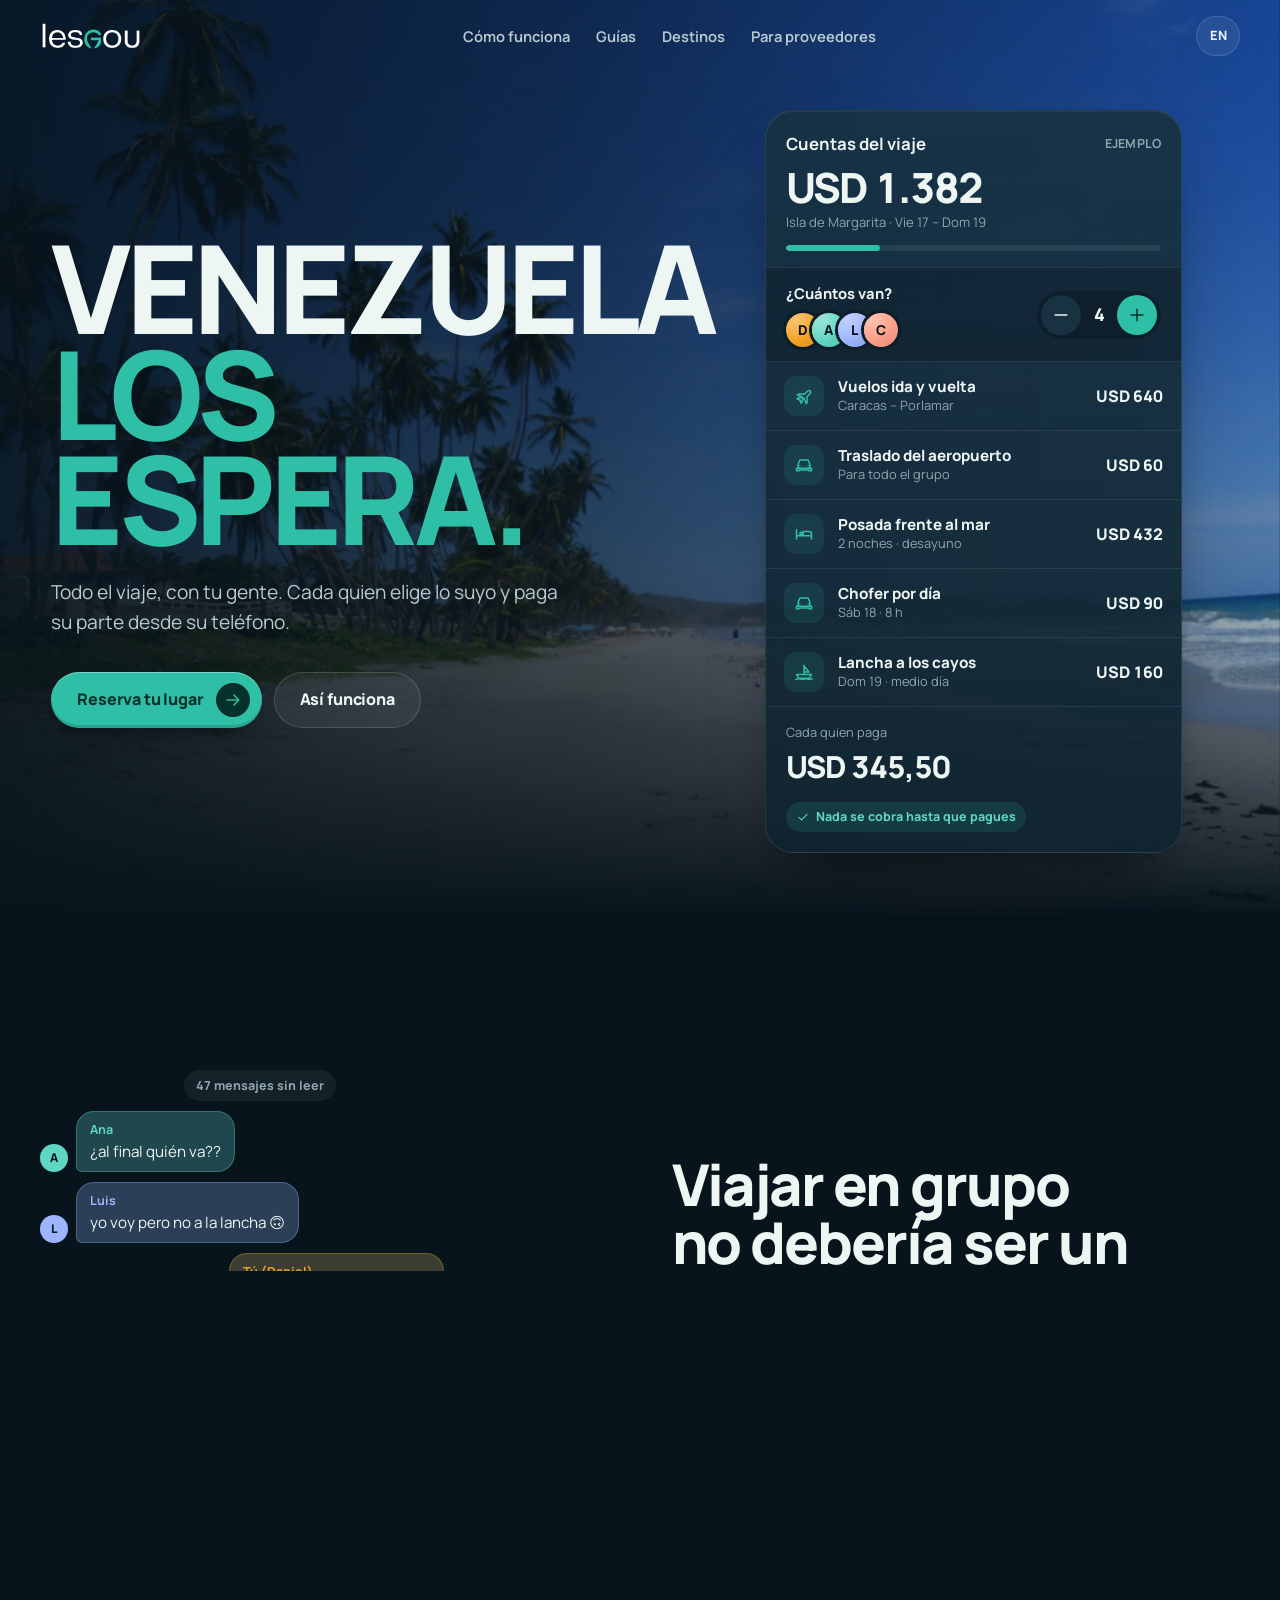
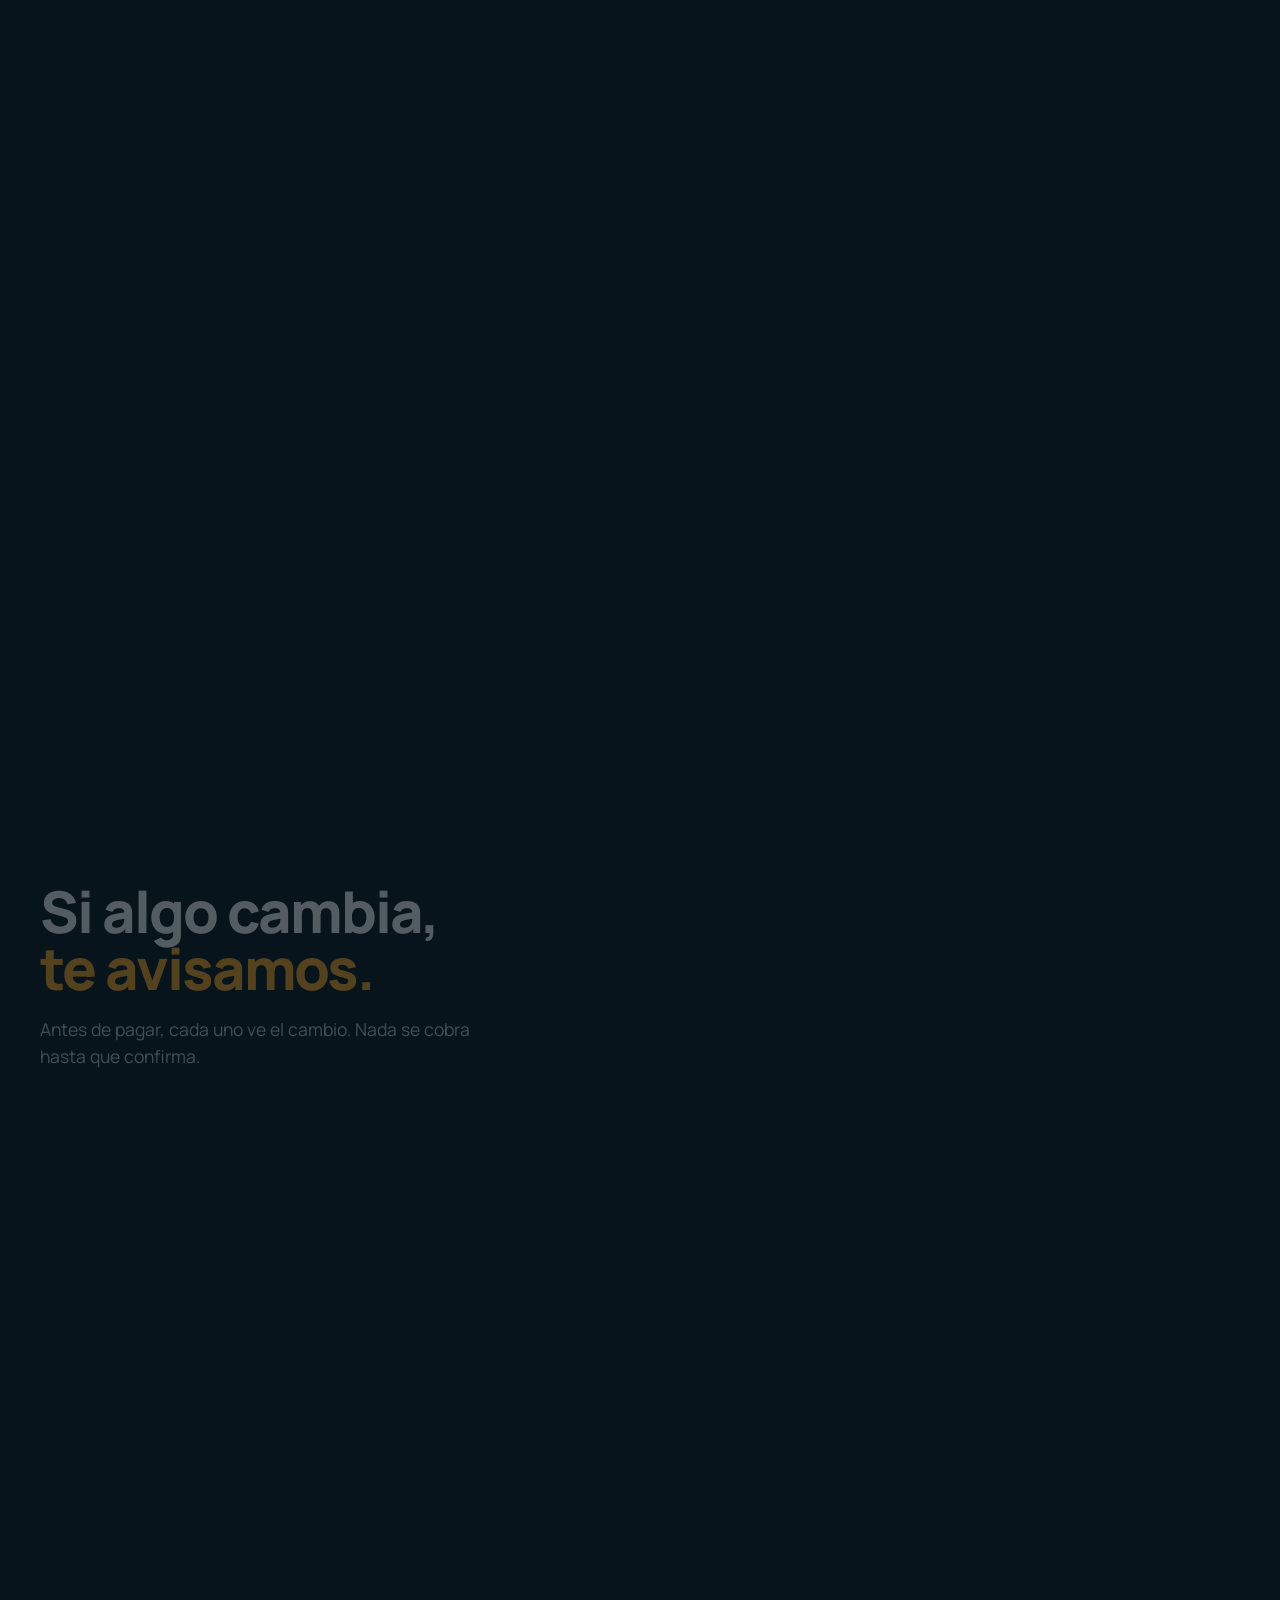
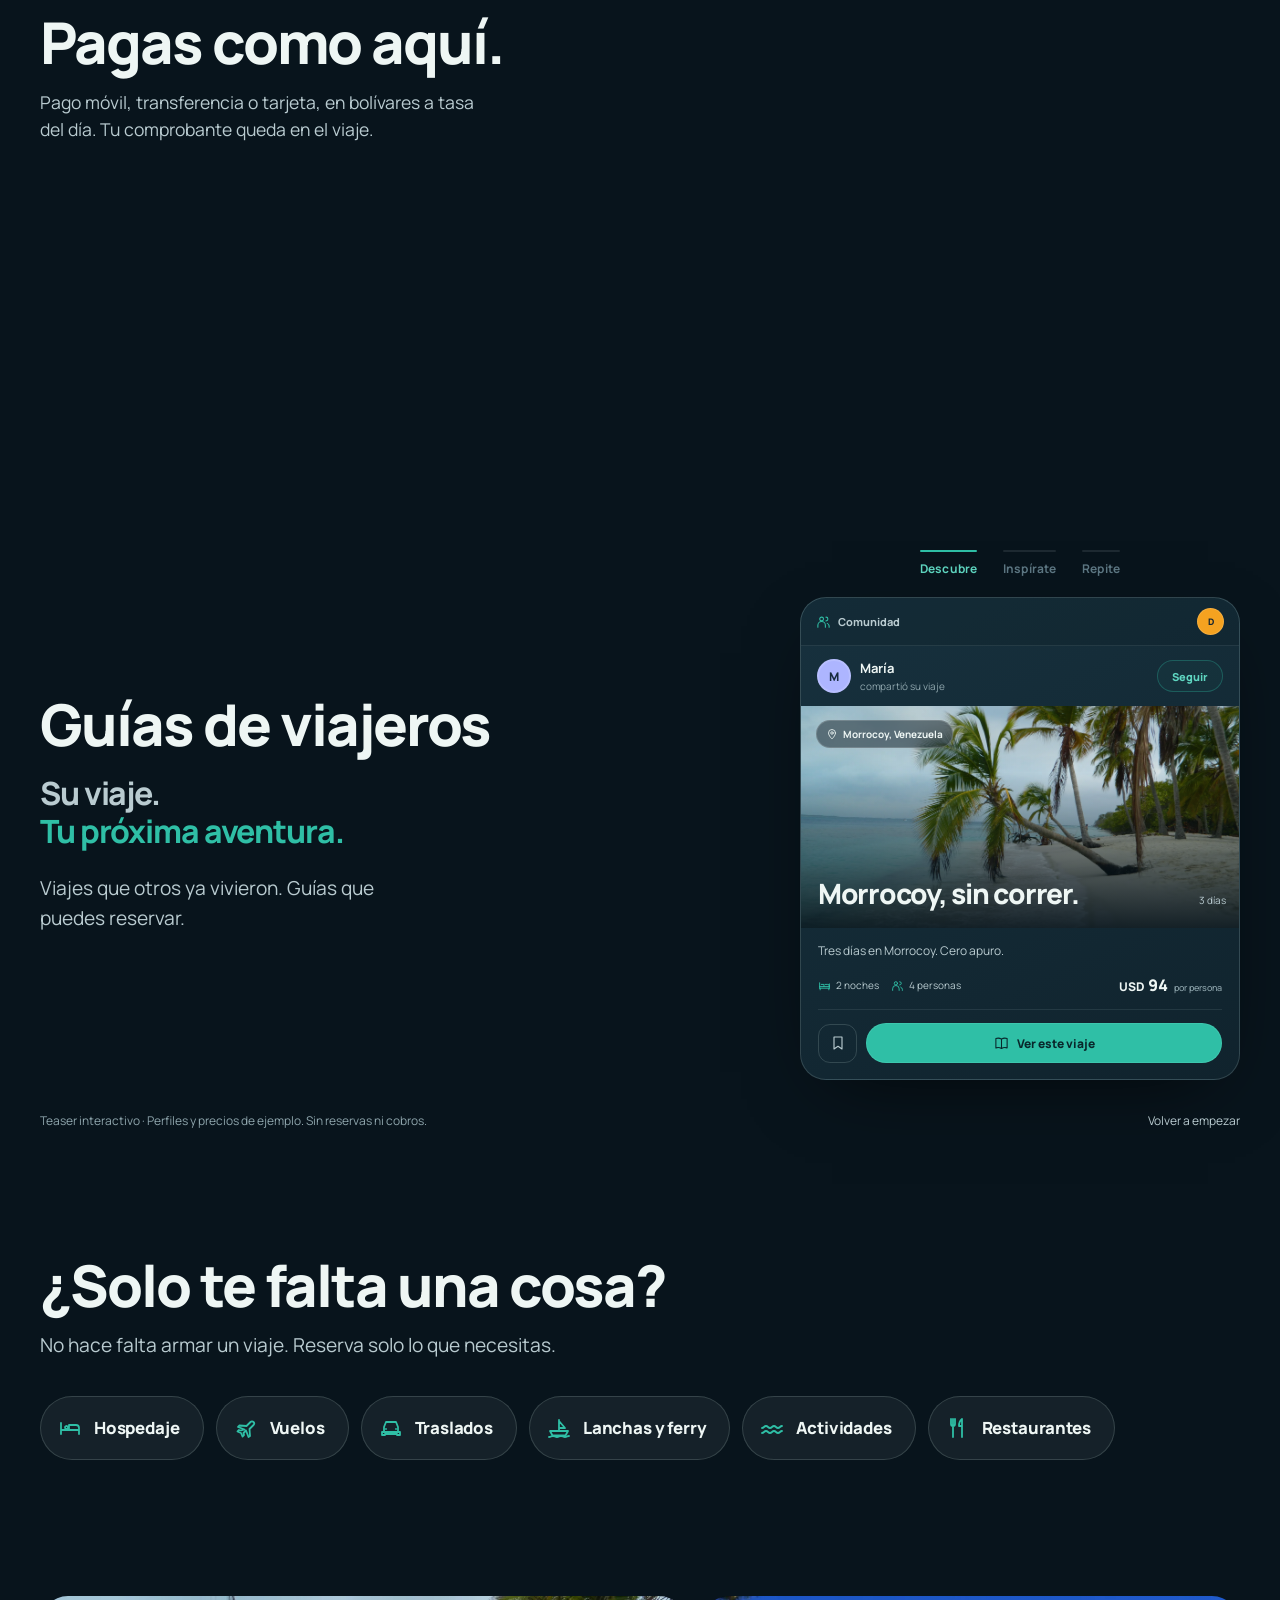
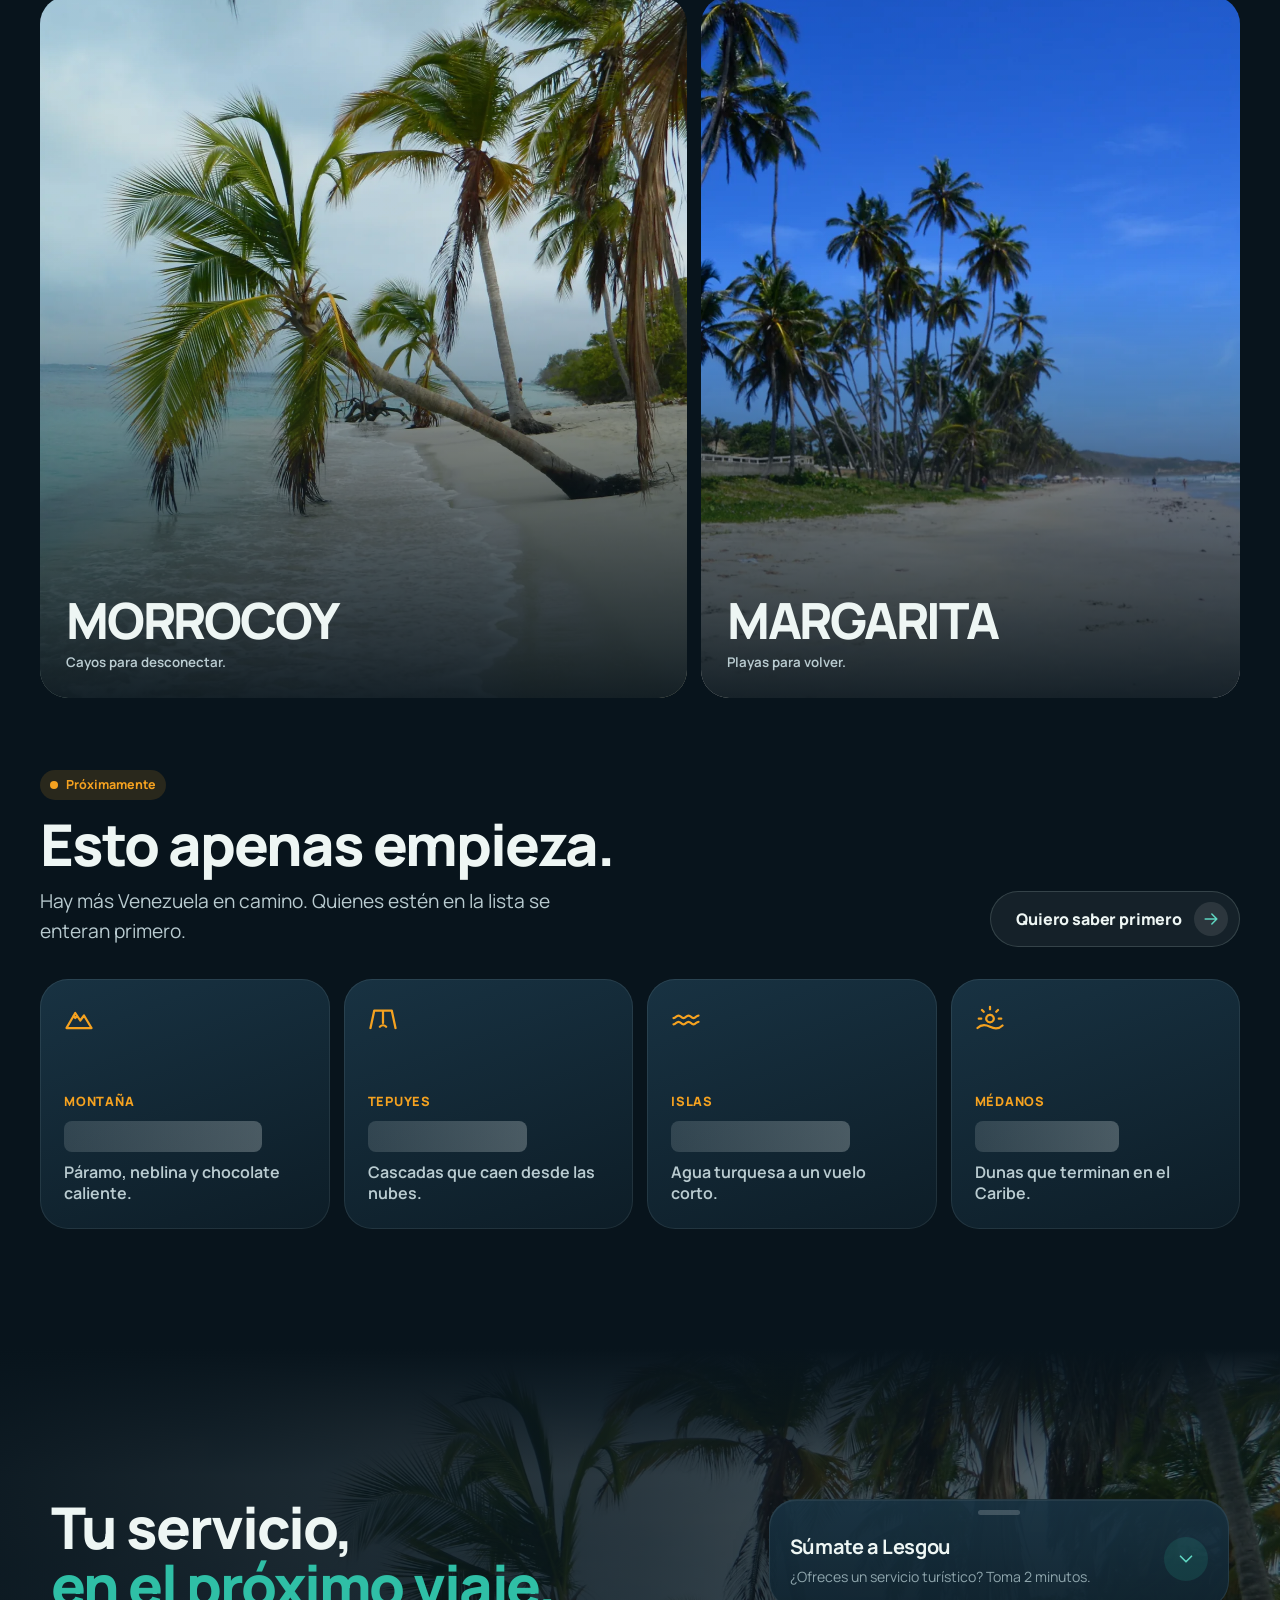
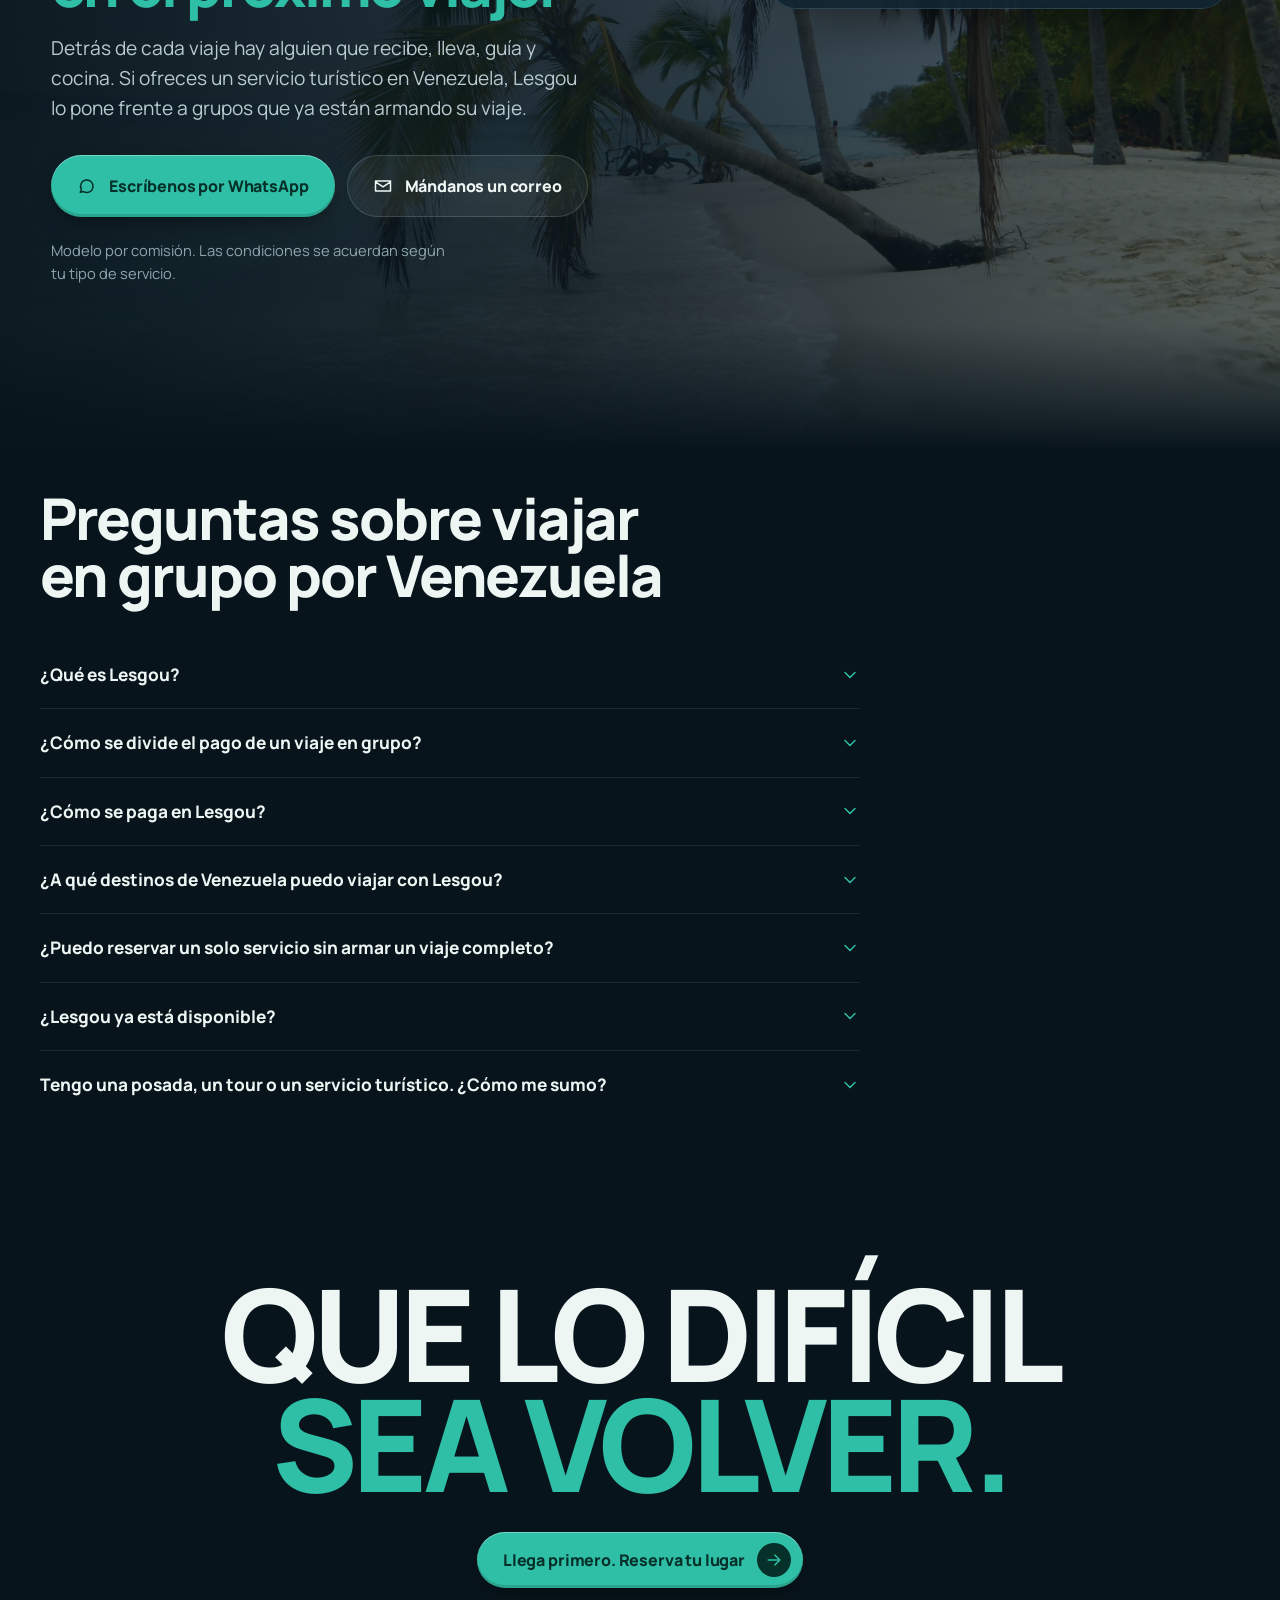
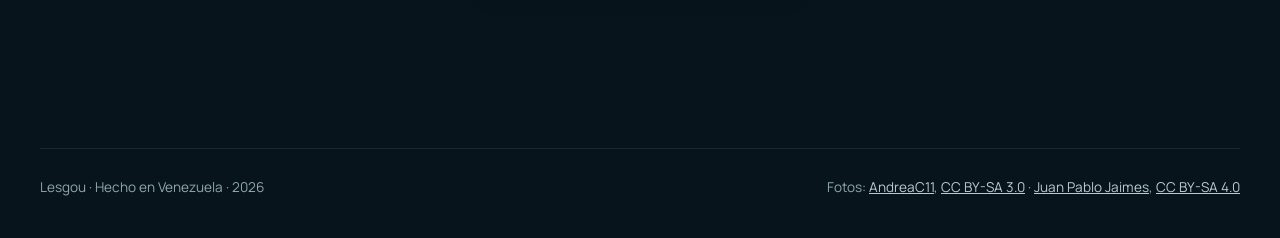
<file: index.html>
<!doctype html>
<html lang="es">
<head>
  <meta charset="utf-8">
  <meta name="viewport" content="width=device-width, initial-scale=1">
  <meta name="theme-color" content="#08141c">
  <title>Lesgou — Viajes en grupo por Venezuela: Margarita, Morrocoy y más</title>
  <meta name="description" content="Organiza tu viaje en grupo por Venezuela en una sola app: hospedaje, traslados, lanchas, actividades y restaurantes en Margarita, Morrocoy y más. Cada quien elige lo suyo y paga su parte con pago móvil, transferencia o tarjeta.">
  <link rel="canonical" href="https://lesgouapp.com/">
  <meta name="robots" content="index, follow, max-image-preview:large">
  <meta property="og:site_name" content="Lesgou">
  <meta property="og:title" content="Lesgou — Viajes en grupo por Venezuela: Margarita, Morrocoy y más">
  <meta property="og:description" content="Todo el viaje, con tu gente. Cada quien elige lo suyo y paga su parte desde su teléfono.">
  <meta property="og:type" content="website">
  <meta property="og:url" content="https://lesgouapp.com/">
  <meta property="og:image" content="https://lesgouapp.com/assets/og-lesgou.jpg">
  <meta property="og:image:width" content="1200">
  <meta property="og:image:height" content="630">
  <meta property="og:image:alt" content="Playa con palmeras en la Isla de Margarita, Venezuela">
  <meta property="og:locale" content="es_VE">
  <meta name="twitter:card" content="summary_large_image">
  <link rel="alternate" type="text/plain" href="/llms.txt" title="Lesgou para asistentes de IA">
  <script type="application/ld+json">[{"@context": "https://schema.org", "@type": "Organization", "@id": "https://lesgouapp.com/#org", "name": "Lesgou", "url": "https://lesgouapp.com/", "logo": "https://lesgouapp.com/assets/lesgou-logo.png", "description": "App para organizar viajes en grupo por Venezuela: hospedaje, traslados, lanchas, actividades y restaurantes, con pagos divididos entre el grupo.", "areaServed": {"@type": "Country", "name": "Venezuela"}, "knowsLanguage": ["es", "en"]}, {"@context": "https://schema.org", "@type": "WebSite", "@id": "https://lesgouapp.com/#web", "url": "https://lesgouapp.com/", "name": "Lesgou", "inLanguage": "es-VE", "publisher": {"@id": "https://lesgouapp.com/#org"}}, {"@context": "https://schema.org", "@type": "FAQPage", "inLanguage": "es-VE", "mainEntity": [{"@type": "Question", "name": "¿Qué es Lesgou?", "acceptedAnswer": {"@type": "Answer", "text": "Lesgou es una app para organizar viajes en grupo por Venezuela. Reúne en un solo viaje el hospedaje, los traslados, las lanchas, las actividades y los restaurantes, y cada persona del grupo elige lo suyo y paga su parte desde su teléfono."}}, {"@type": "Question", "name": "¿Cómo se divide el pago de un viaje en grupo?", "acceptedAnswer": {"@type": "Answer", "text": "Cada quien ve cuánto le toca y paga solo su parte. Si alguien no participa en algo, por ejemplo la lancha, su parte se recalcula sola y lo que no usa se reparte entre los demás. Nada se cobra hasta que pagues."}}, {"@type": "Question", "name": "¿Cómo se paga en Lesgou?", "acceptedAnswer": {"@type": "Answer", "text": "Con pago móvil, transferencia o tarjeta, en bolívares a la tasa del día. El comprobante queda guardado en el viaje."}}, {"@type": "Question", "name": "¿A qué destinos de Venezuela puedo viajar con Lesgou?", "acceptedAnswer": {"@type": "Answer", "text": "Empezamos con la Isla de Margarita y el Parque Nacional Morrocoy. Vienen más destinos de montaña, tepuyes, islas y médanos."}}, {"@type": "Question", "name": "¿Puedo reservar un solo servicio sin armar un viaje completo?", "acceptedAnswer": {"@type": "Answer", "text": "Sí. Puedes reservar solo lo que necesitas: hospedaje, vuelos, traslados, lanchas y ferry, actividades o restaurantes."}}, {"@type": "Question", "name": "¿Lesgou ya está disponible?", "acceptedAnswer": {"@type": "Answer", "text": "Estamos por lanzar. Si te anotas en la lista de espera, te avisamos primero cuando abra."}}, {"@type": "Question", "name": "Tengo una posada, un tour o un servicio turístico. ¿Cómo me sumo?", "acceptedAnswer": {"@type": "Answer", "text": "Escríbenos desde la sección para proveedores. Lesgou te pone frente a grupos que ya están armando su viaje, con un modelo por comisión cuyas condiciones se acuerdan según tu tipo de servicio."}}]}]</script>
  <link rel="icon" type="image/svg+xml" href="/favicon.svg">
  <link rel="preload" as="image" href="/assets/margarita.webp" fetchpriority="high">
  <link rel="preload" as="font" href="/assets/manrope-variable.ttf" type="font/ttf" crossorigin>
  <link rel="stylesheet" href="/styles.css">
  <link rel="stylesheet" href="/guides-section.css">
  <script src="/config.js" defer></script>
  <script src="/script.js" defer></script>
  <script src="/guides-preview.js" defer></script>
</head>
<body>
<a class="skip-link" href="#contenido" data-en="Skip to content">Saltar al contenido</a>
<svg xmlns="http://www.w3.org/2000/svg" style="display:none" aria-hidden="true">
  <symbol id="i-mtn" viewBox="0 0 24 24"><path d="M2 20 9 8l4 6 3-4 6 10zM7.5 10.5 9 12l1.5-1.5"/></symbol>
  <symbol id="i-falls" viewBox="0 0 24 24"><path d="M2 20 5 6h14l3 14M12 6v10M9.5 19c1.5-1.6 3.5-1.6 5 0"/></symbol>
  <symbol id="i-sun" viewBox="0 0 24 24"><path d="M12 9.5a3 3 0 1 0 .01 0M12 3v2M5.6 5.6 7 7M18.4 5.6 17 7M3 12.5h2M19 12.5h2M2 20c3-3 6-3 10-1s7 2 10-1"/></symbol>
  <symbol id="i-arrow" viewBox="0 0 24 24"><path d="M5 12h14M13 6l6 6-6 6"/></symbol>
  <symbol id="i-plane" viewBox="0 0 24 24"><path d="M10.5 13.5 4 11l1.5-1.5 7 .5 4-4c.8-.8 2.2-.8 3 0s.8 2.2 0 3l-4 4 .5 7L14.5 21 12 14.5l-2.5 2.5.5 2-1.5 1.5-1.5-3.5L3.5 15.5 5 14l2 .5z"/></symbol>
  <symbol id="i-car" viewBox="0 0 24 24"><path d="M5 16V11l2-5h10l2 5v5M3 16h18v3h-3v-1H6v1H3zM7 13h.01M17 13h.01"/></symbol>
  <symbol id="i-key" viewBox="0 0 24 24"><path d="M14.5 9.5a4 4 0 1 0-.01 0M11.6 12.4 4 20M6.5 17.5 9 20M8.5 15.5 11 18"/></symbol>
  <symbol id="i-bed" viewBox="0 0 24 24"><path d="M3 18V7M3 14h18v4M21 14v-2a3 3 0 0 0-3-3h-7v5M7 11.5a1.5 1.5 0 1 0 0-.01"/></symbol>
  <symbol id="i-home" viewBox="0 0 24 24"><path d="M4 11 12 4l8 7M6 9.5V20h12V9.5M10 20v-5h4v5"/></symbol>
  <symbol id="i-tent" viewBox="0 0 24 24"><path d="M3 20 12 5l9 15zM12 5v15M9 20l3-6 3 6"/></symbol>
  <symbol id="i-boat" viewBox="0 0 24 24"><path d="M3 15h18l-2.5 4.5h-13zM12 4v11M12 5l6 7h-6"/><path d="M2 21c2 0 2-1 4-1s2 1 4 1 2-1 4-1 2 1 4 1 2-1 4-1"/></symbol>
  <symbol id="i-food" viewBox="0 0 24 24"><path d="M7 3v8M5 3v5a2 2 0 0 0 4 0V3M7 11v10M16 21V3c-2 1.5-3 4-3 7h3"/></symbol>
  <symbol id="i-users" viewBox="0 0 24 24"><path d="M9 11a3.5 3.5 0 1 0 0-7 3.5 3.5 0 0 0 0 7ZM2.5 20c.5-3.5 3.2-5.5 6.5-5.5s6 2 6.5 5.5M16 4.5a3.5 3.5 0 0 1 0 6.5M18 14.8c2 .7 3.3 2.5 3.5 5.2"/></symbol>
  <symbol id="i-user" viewBox="0 0 24 24"><path d="M12 11a4 4 0 1 0 0-8 4 4 0 0 0 0 8ZM4 21c.6-4 3.8-6.5 8-6.5s7.4 2.5 8 6.5"/></symbol>
  <symbol id="i-check" viewBox="0 0 24 24"><path d="m5 12.5 4.5 4.5L19 7.5"/></symbol>
  <symbol id="i-bell" viewBox="0 0 24 24"><path d="M6 16V11a6 6 0 1 1 12 0v5l1.5 2h-15zM10 21h4"/></symbol>
  <symbol id="i-chat" viewBox="0 0 24 24"><path d="M4 19.5 5.3 16A7.5 7.5 0 1 1 8 18.7z"/></symbol>
  <symbol id="i-link" viewBox="0 0 24 24"><path d="M10 14a4 4 0 0 0 5.7 0l3-3a4 4 0 0 0-5.7-5.7l-1 1M14 10a4 4 0 0 0-5.7 0l-3 3a4 4 0 0 0 5.7 5.7l1-1"/></symbol>
  <symbol id="i-wave" viewBox="0 0 24 24"><path d="M2 12c2 0 2-2 4-2s2 2 4 2 2-2 4-2 2 2 4 2 2-2 4-2M2 17c2 0 2-2 4-2s2 2 4 2 2-2 4-2 2 2 4 2 2-2 4-2"/></symbol>
  <symbol id="i-mail" viewBox="0 0 24 24"><path d="M3 6h18v12H3zM3 7l9 6 9-6"/></symbol>
  <symbol id="i-pin" viewBox="0 0 24 24"><path d="M20 10c0 6-8 12-8 12S4 16 4 10a8 8 0 1 1 16 0Z"/><circle cx="12" cy="10" r="2.5"/></symbol>
  <symbol id="i-phone" viewBox="0 0 24 24"><path d="M7 3h10v18H7zM11 18h2"/></symbol>
  <symbol id="i-at" viewBox="0 0 24 24"><circle cx="12" cy="12" r="4"/><path d="M16 8v5a2.5 2.5 0 0 0 5 0v-1a9 9 0 1 0-3.5 7.1"/></symbol>
  <symbol id="i-note" viewBox="0 0 24 24"><path d="M5 4h14v16H5zM9 9h6M9 13h6M9 17h3"/></symbol>
  <symbol id="i-plus" viewBox="0 0 24 24"><path d="M12 5v14M5 12h14"/></symbol>
  <symbol id="i-minus" viewBox="0 0 24 24"><path d="M5 12h14"/></symbol>
  <symbol id="i-down" viewBox="0 0 24 24"><path d="m6 9 6 6 6-6"/></symbol>
</svg>

<header class="bar">
  <a class="wordmark" href="#contenido" aria-label="Lesgou, inicio" data-en-aria="Lesgou, home"><img src="/assets/lesgou-logo.png" alt="Lesgou" width="102" height="30"></a>
  <nav class="nav" aria-label="Navegación principal" data-en-aria="Main navigation">
    <a href="#como" data-en="How it works">Cómo funciona</a>
    <a href="#guias" data-en="Guides">Guías</a>
    <a href="#destinos" data-en="Destinations">Destinos</a>
    <a href="#proveedores" data-en="For providers">Para proveedores</a>
  </nav>
  <button class="lang language-toggle" type="button" aria-pressed="false">EN</button>
</header>

<main id="contenido">
<section class="hero" aria-labelledby="hero-title">
  <div class="hero-bg"><img src="/assets/margarita.webp" alt="Playa El Agua, isla de Margarita." data-en-alt="Playa El Agua, Margarita Island." width="1600" height="1067" fetchpriority="high"></div>
  <div>
    <h1 class="mega" id="hero-title" data-en="<span>Venezuela</span><span class='teal'>is waiting.</span>"><span>Venezuela</span><span class="teal">los espera.</span></h1>
    <p class="lede" data-en="The whole trip, with your people. Everyone picks what they want and pays their share from their own phone.">Todo el viaje, con tu gente. Cada quien elige lo suyo y paga su parte desde su teléfono.</p>
    <div class="cta-row">
      <a class="fx fx-teal" data-waitlist="web-inicio" href="/lista-de-espera/?origen=web-inicio"><span data-en="Reserve your spot">Reserva tu lugar</span> <span class="knob"><svg class="icon"><use href="#i-arrow"/></svg></span></a>
      <a class="fx fx-ghost" href="#como" data-en="How it works">Así funciona</a>
    </div>
  </div>

  <aside class="bill sheet rv" aria-label="Ejemplo de cuentas del viaje" data-en-aria="Example trip bill">
    <div class="bill-head"><b data-en="Trip bill">Cuentas del viaje</b><span class="example" data-en="EXAMPLE">EJEMPLO</span></div>
    <div class="bill-total">
      <div class="big tabnum">USD <span id="tot">0</span></div>
      <small data-en="Margarita Island · Fri 17 – Sun 19">Isla de Margarita · Vie 17 – Dom 19</small>
      <div class="bar-prog"><i id="prog"></i></div>
    </div>
    <div class="bill-people">
      <div><div class="q" data-en="How many are going?">¿Cuántos van?</div><div class="avas" id="avas" style="margin-top:8px"></div></div>
      <div class="step"><button type="button" id="minus" aria-label="Una persona menos" data-en-aria="One person less"><svg class="icon"><use href="#i-minus"/></svg></button><output id="n" aria-live="polite">4</output><button type="button" class="plus" id="plus" aria-label="Una persona más" data-en-aria="One more person"><svg class="icon"><use href="#i-plus"/></svg></button></div>
    </div>
    <div id="items">
      <div class="row"><span class="ico"><svg class="icon"><use href="#i-plane"/></svg></span><div class="t"><b data-en="Round-trip flights">Vuelos ida y vuelta</b><small>Caracas – Porlamar</small></div><span class="amt tabnum" data-i="0"></span></div>
      <div class="row"><span class="ico"><svg class="icon"><use href="#i-car"/></svg></span><div class="t"><b data-en="Airport transfer">Traslado del aeropuerto</b><small data-en="For the whole group">Para todo el grupo</small></div><span class="amt tabnum" data-i="1"></span></div>
      <div class="row"><span class="ico"><svg class="icon"><use href="#i-bed"/></svg></span><div class="t"><b data-en="Beachfront posada">Posada frente al mar</b><small data-en="2 nights · breakfast">2 noches · desayuno</small></div><span class="amt tabnum" data-i="2"></span></div>
      <div class="row"><span class="ico"><svg class="icon"><use href="#i-car"/></svg></span><div class="t"><b data-en="Driver for the day">Chofer por día</b><small data-en="Sat 18 · 8 h">Sáb 18 · 8 h</small></div><span class="amt tabnum" data-i="3"></span></div>
      <div class="row"><span class="ico"><svg class="icon"><use href="#i-boat"/></svg></span><div class="t"><b data-en="Boat to the cays">Lancha a los cayos</b><small data-en="Sun 19 · half day">Dom 19 · medio día</small></div><span class="amt tabnum" data-i="4"></span></div>
    </div>
    <div class="bill-foot">
      <div><small data-en="Each person pays">Cada quien paga</small><div class="pp tabnum">USD <span id="pp">0</span></div></div>
      <span class="chip ok"><svg class="icon" style="width:14px;height:14px"><use href="#i-check"/></svg><span data-en="Nothing is charged until you pay">Nada se cobra hasta que pagues</span></span>
    </div>
  </aside>
</section>

<section class="chat-sec" aria-labelledby="chat-title">
  <div class="wrap chat-grid">
    <div class="thread" id="thread" aria-label="Chat de grupo de ejemplo" data-en-aria="Example group chat">
      <span class="unread" data-en="47 unread messages">47 mensajes sin leer</span>
      <div class="msg" data-p="b"><span class="ava b" aria-hidden="true">A</span><div class="txt"><b>Ana</b><span data-en="so who's actually going??">¿al final quién va??</span></div></div>
      <div class="msg" data-p="c"><span class="ava c" aria-hidden="true">L</span><div class="txt"><b>Luis</b><span data-en="I'm in but not for the boat 🙃">yo voy pero no a la lancha 🙃</span></div></div>
      <div class="msg me" data-p="a"><span class="ava a" aria-hidden="true">D</span><div class="txt"><b data-en="You (Daniel)">Tú (Daniel)</b><span data-en="and how much is it per head?">¿y cuánto sale por cabeza?</span></div></div>
      <div class="msg" data-p="d"><span class="ava d" aria-hidden="true">C</span><div class="txt"><b>Carla</b><span data-en="I land on Saturday from Madrid">yo llego el sábado desde Madrid</span></div></div>
      <div class="msg" data-p="b"><span class="ava b" aria-hidden="true">A</span><div class="txt"><b>Ana</b><span data-en="send me the pago móvil again pls">pásame el pago móvil de nuevo porfa</span></div></div>
      <div class="msg" data-p="c"><span class="ava c" aria-hidden="true">L</span><div class="txt"><b>Luis</b><span data-en="who's paying for Sofi?">¿quién paga lo de Sofi?</span></div></div>
    </div>
    <div class="chat-copy rv">
      <h2 class="h-l" id="chat-title" data-en="Group travel shouldn't be a headache.">Viajar en grupo no debería ser un dolor de cabeza.</h2>
      <p class="lede" data-en="Who's going, what each person does, how much they owe and who already paid. Lesgou puts it all in one trip, and everyone sees it from their own phone.">Quién va, qué hace cada uno, cuánto le toca y quién ya pagó. Lesgou lo ordena en un solo viaje, y cada quien lo ve desde su teléfono.</p>
    </div>
  </div>
</section>

<section class="how" id="como" aria-label="Cómo funciona" data-en-aria="How it works">
  <div class="wrap how-grid">
    <div class="steps-col">
      <article class="stp" data-s="0"><h2 class="h-l" data-en="Who's going?">¿Quiénes van?</h2><p data-en="Share a link on WhatsApp and everyone joins the trip. No more lists in the chat.">Compartes un enlace por WhatsApp y cada uno se une al viaje. Sin listas en el chat.</p></article>
      <article class="stp" data-s="1"><h2 class="h-l" data-en="To each <span class='teal'>their own.</span>">Cada quien, <span class="teal">lo suyo.</span></h2><p data-en="Luis isn't going on the boat? Take it off and his share recalculates itself. Try the switches.">¿Luis no va a la lancha? Lo quitas y su parte se recalcula sola. Toca los interruptores.</p></article>
      <article class="stp" data-s="2"><h2 class="h-l" data-en="Pay for someone else.">Paga por otro.</h2><p data-en="For your younger sister, your mom or as a gift. Lesgou asks only what it needs and keeps track of who authorized it.">Para tu hermana menor, tu mamá o un regalo. Lesgou pide lo justo y guarda quién autorizó.</p></article>
      <article class="stp" data-s="3"><h2 class="h-l" data-en="If something changes, <span class='mango'>we'll tell you.</span>">Si algo cambia, <span class="mango">te avisamos.</span></h2><p data-en="Before paying, everyone sees the change. Nothing is charged until they confirm.">Antes de pagar, cada uno ve el cambio. Nada se cobra hasta que confirma.</p></article>
      <article class="stp" data-s="4"><h2 class="h-l" data-en="Pay the way you do here.">Pagas como aquí.</h2><p data-en="Pago móvil, bank transfer or card, in bolívares at the day's rate. Your receipt stays in the trip.">Pago móvil, transferencia o tarjeta, en bolívares a tasa del día. Tu comprobante queda en el viaje.</p></article>
    </div>

    <div class="stage" aria-live="polite">
      <div class="screen sheet who" data-s="0">
        <div class="grab"></div>
        <div class="scr-h"><b data-en="Who's going?">¿Quiénes van?</b><small data-en="Margarita Island · Oct 17 – 19">Isla de Margarita · 17 – 19 oct</small></div>
        <div class="invite"><button class="fx fx-teal fx-sm" type="button" id="wa"><svg class="icon"><use href="#i-chat"/></svg>WhatsApp</button><button class="fx fx-ghost fx-sm" type="button"><svg class="icon"><use href="#i-link"/></svg><span data-en="Copy link">Copiar enlace</span></button></div>
        <div id="joiners">
          <div class="row"><span class="ava a">D</span><div class="t"><b>Daniel</b><small data-en="Organizer">Organiza</small></div><span class="chip muted" data-en="You">Tú</span></div>
          <div class="row"><span class="ava b">A</span><div class="t"><b>Ana</b><small data-en="Joined with the link">Se unió por el enlace</small></div><span class="chip ok" data-en="Joined">Unida</span></div>
          <div class="row"><span class="ava c">L</span><div class="t"><b>Luis</b><small data-en="Joined with the link">Se unió por el enlace</small></div><span class="chip ok" data-en="Joined">Unido</span></div>
          <div class="row"><span class="ava d">C</span><div class="t"><b>Carla</b><small data-en="Invite sent">Invitación enviada</small></div><span class="chip" data-en="Pending">Pendiente</span></div>
        </div>
      </div>

      <div class="screen sheet" data-s="1">
        <div class="grab"></div>
        <div class="scr-h"><b data-en="What is Luis joining?">¿En qué participa Luis?</b><small data-en="What he skips is split among the others">Lo que no use se reparte entre los demás</small></div>
        <div class="split-top"><span class="ava c">L</span><b data-en="Luis pays">Luis paga</b><span class="amt tabnum">USD <span id="luis">0</span></span></div>
        <div id="luisItems">
          <div class="row"><div class="t"><b data-en="Round-trip flights">Vuelos ida y vuelta</b><small>USD 160</small></div><button class="sw" role="switch" aria-checked="true" data-v="160" aria-label="Vuelos ida y vuelta" data-en-aria="Round-trip flights"></button></div>
          <div class="row"><div class="t"><b data-en="Airport transfer">Traslado del aeropuerto</b><small>USD 15</small></div><button class="sw" role="switch" aria-checked="true" data-v="15" aria-label="Traslado del aeropuerto" data-en-aria="Airport transfer"></button></div>
          <div class="row"><div class="t"><b data-en="Posada · night of the 17th">Posada · noche del 17</b><small>USD 54</small></div><button class="sw" role="switch" aria-checked="true" data-v="54" aria-label="Posada, noche del 17" data-en-aria="Posada, night of the 17th"></button></div>
          <div class="row"><div class="t"><b data-en="Posada · night of the 18th">Posada · noche del 18</b><small>USD 54</small></div><button class="sw" role="switch" aria-checked="true" data-v="54" aria-label="Posada, noche del 18" data-en-aria="Posada, night of the 18th"></button></div>
          <div class="row"><div class="t"><b data-en="Boat to the cays">Lancha a los cayos</b><small>USD 40</small></div><button class="sw" role="switch" aria-checked="false" data-v="40" aria-label="Lancha a los cayos" data-en-aria="Boat to the cays"></button></div>
          <div class="row"><div class="t"><b data-en="Driver for the day">Chofer por día</b><small>USD 22.50</small></div><button class="sw" role="switch" aria-checked="true" data-v="22.5" aria-label="Chofer por día" data-en-aria="Driver for the day"></button></div>
        </div>
      </div>

      <div class="screen sheet" data-s="2">
        <div class="grab"></div>
        <div class="scr-h"><b data-en="Who is it for?">¿Para quién es?</b><small data-en="Caracas – Porlamar flights · round trip">Vuelos Caracas – Porlamar · ida y vuelta</small></div>
        <div class="forwho">
          <div class="seg" id="forSeg"><span class="pill"></span><button type="button" data-v="me" aria-pressed="false" data-en="For me">Para mí</button><button type="button" data-v="other" aria-pressed="true" data-en="For someone else">Para otra persona</button></div>
          <div class="person" id="sofi"><span class="ava e">S</span><div class="t" style="flex:1"><b>Sofía</b><small style="display:block;color:var(--muted)" data-en="16 years old · gets it on WhatsApp">16 años · le llega por WhatsApp</small></div><button class="fx fx-ghost fx-sm" type="button" data-en="Change">Cambiar</button></div>
          <div class="note-minor" id="sofiNote" data-en="Sofía is a minor. Who is she travelling with? With her parents · With another adult">Sofía es menor de edad. ¿Con quién viaja? Con sus padres · Con otro adulto</div>
        </div>
      </div>

      <div class="screen sheet" data-s="3">
        <div class="grab"></div>
        <div class="notif"><span class="ico"><svg class="icon"><use href="#i-bell"/></svg></span><div><b data-en="The ferry departure changed">Cambió la salida del ferry</b><small data-en="It leaves 30 minutes earlier. Nobody has paid yet, so nobody loses anything.">Sale 30 min antes. Nadie ha pagado todavía, así que nadie pierde nada.</small></div></div>
        <div class="row"><span class="ico"><svg class="icon"><use href="#i-boat"/></svg></span><div class="t"><b>Ferry Puerto La Cruz – Margarita</b><small><s>10:30 a. m.</s> → 10:00 a. m.</small></div><span class="chip" data-en="Review">Revisar</span></div>
        <div class="row"><span class="ico"><svg class="icon"><use href="#i-users"/></svg></span><div class="t"><b data-en="4 of 4 have seen it">4 de 4 ya lo vieron</b><small data-en="Ana confirmed 2 min ago">Ana confirmó hace 2 min</small></div><div class="avas"><span class="ava a">D</span><span class="ava b">A</span><span class="ava c">L</span><span class="ava d">C</span></div></div>
      </div>

      <div class="screen sheet" data-s="4" id="payScr">
        <div class="grab"></div>
        <svg class="ring" viewBox="0 0 100 100" aria-hidden="true"><circle class="t" cx="50" cy="50" r="44"/><circle class="d" cx="50" cy="50" r="44"/><circle class="a" cx="50" cy="50" r="44"/><path class="k" d="M31 51 L45 64 L70 37"/></svg>
        <div class="pay-done"><b data-en="Paid!">¡Pagado!</b><small style="display:block;color:var(--soft)" data-en="Your share of the trip is booked. The receipt is in the trip.">Tu parte del viaje quedó reservada. El comprobante está en el viaje.</small></div>
        <div class="methods"><span class="chip muted">Pago móvil</span><span class="chip muted" data-en="Bank transfer">Transferencia</span><span class="chip muted" data-en="Card">Tarjeta</span><span class="chip muted" data-en="Bs at BCV rate">Bs a tasa BCV</span></div>
        <div style="padding:0 20px 20px"><button class="fx fx-teal" type="button" id="payAgain" style="width:100%" data-en="Pay my share">Pagar mi parte</button></div>
      </div>
    </div>
  </div>
</section>

<!-- Traveler guides: an interactive glimpse of following and repeating a trip. -->
<section class="guides-section" id="guias" aria-label="Guías de viajeros" data-en-aria="Traveler guides">
  <div class="wrap">
    <lesgou-guides-preview class="rv">
      <noscript><h2>Su viaje. Tu próxima aventura.</h2><p>Sigue a viajeros que te inspiran y descubre las guías de sus viajes.</p></noscript>
    </lesgou-guides-preview>
  </div>
</section>

<section class="single" aria-labelledby="single-title">
  <div class="wrap">
    <h2 class="h-l rv" id="single-title" data-en="Only missing one thing?">¿Solo te falta una cosa?</h2>
    <p class="lede rv" style="margin-top:16px" data-en="No need to build a whole trip. Book just what you need.">No hace falta armar un viaje. Reserva solo lo que necesitas.</p>
    <ul class="single-row rv" role="list" style="list-style:none;padding:0">
      <li class="fx fx-ghost"><svg class="icon"><use href="#i-bed"/></svg><span data-en="Lodging">Hospedaje</span></li>
      <li class="fx fx-ghost"><svg class="icon"><use href="#i-plane"/></svg><span data-en="Flights">Vuelos</span></li>
      <li class="fx fx-ghost"><svg class="icon"><use href="#i-car"/></svg><span data-en="Transfers">Traslados</span></li>
      <li class="fx fx-ghost"><svg class="icon"><use href="#i-boat"/></svg><span data-en="Boats and ferries">Lanchas y ferry</span></li>
      <li class="fx fx-ghost"><svg class="icon"><use href="#i-wave"/></svg><span data-en="Activities">Actividades</span></li>
      <li class="fx fx-ghost"><svg class="icon"><use href="#i-food"/></svg><span data-en="Restaurants">Restaurantes</span></li>
    </ul>
  </div>
</section>

<section class="wrap dest" id="destinos" aria-label="Destinos" data-en-aria="Destinations">
  <div class="place rv"><img src="/assets/morrocoy.webp" alt="Cayo Sombrero, Morrocoy." loading="lazy" width="1920" height="1306"><div><h3 class="mega">Morrocoy</h3><small data-en="Cays to switch off.">Cayos para desconectar.</small></div></div>
  <div class="place rv"><img src="/assets/margarita.webp" alt="Playa El Agua, Margarita." loading="lazy" width="1600" height="1067" style="object-position:30% 50%"><div><h3 class="mega">Margarita</h3><small data-en="Beaches to come back to.">Playas para volver.</small></div></div>
</section>

<section class="wrap soon" aria-labelledby="soon-title">
  <div class="soon-head rv">
    <div>
      <span class="chip soon-chip"><i class="pulse" aria-hidden="true"></i><span data-en="Coming soon">Próximamente</span></span>
      <h2 class="h-l" id="soon-title" data-en="This is only the beginning.">Esto apenas empieza.</h2>
      <p class="lede" data-en="More of Venezuela is on its way. Those on the list hear about it first.">Hay más Venezuela en camino. Quienes estén en la lista se enteran primero.</p>
    </div>
    <a class="fx fx-ghost" data-waitlist="web-destinos" href="/lista-de-espera/?origen=web-destinos"><span data-en="Tell me first">Quiero saber primero</span> <span class="knob"><svg class="icon"><use href="#i-arrow"/></svg></span></a>
  </div>
  <ul class="soon-grid rv" role="list">
    <li class="sealed"><svg class="icon"><use href="#i-mtn"/></svg><small data-en="Mountains">Montaña</small><span class="redact" aria-hidden="true"></span><span class="sr-only" data-en="Destination to be announced">Destino por anunciar</span><p data-en="Páramo, mist and hot chocolate.">Páramo, neblina y chocolate caliente.</p></li>
    <li class="sealed"><svg class="icon"><use href="#i-falls"/></svg><small data-en="Tepuis">Tepuyes</small><span class="redact" aria-hidden="true"></span><span class="sr-only" data-en="Destination to be announced">Destino por anunciar</span><p data-en="Waterfalls that drop from the clouds.">Cascadas que caen desde las nubes.</p></li>
    <li class="sealed"><svg class="icon"><use href="#i-wave"/></svg><small data-en="Islands">Islas</small><span class="redact" aria-hidden="true"></span><span class="sr-only" data-en="Destination to be announced">Destino por anunciar</span><p data-en="Turquoise water, one short flight away.">Agua turquesa a un vuelo corto.</p></li>
    <li class="sealed"><svg class="icon"><use href="#i-sun"/></svg><small data-en="Dunes">Médanos</small><span class="redact" aria-hidden="true"></span><span class="sr-only" data-en="Destination to be announced">Destino por anunciar</span><p data-en="Sand dunes that end at the Caribbean.">Dunas que terminan en el Caribe.</p></li>
  </ul>
</section>

<section class="prov" id="proveedores" aria-labelledby="prov-title">
  <div class="prov-bg"><img src="/assets/morrocoy.webp" alt="" loading="lazy" width="1920" height="1306"></div>
  <div class="prov-grid">
    <div class="rv">
      <h2 class="h-l" id="prov-title" data-en="Your service,<br><span>on the next trip.</span>">Tu servicio,<br><span>en el próximo viaje.</span></h2>
      <p class="lede" data-en="Behind every trip there's someone who hosts, drives, guides and cooks. If you offer a tourism service in Venezuela, Lesgou puts it in front of groups that are already planning their trip.">Detrás de cada viaje hay alguien que recibe, lleva, guía y cocina. Si ofreces un servicio turístico en Venezuela, Lesgou lo pone frente a grupos que ya están armando su viaje.</p>
      <div class="prov-contact">
        <a class="fx fx-teal" href="https://wa.me/584244500211" target="_blank" rel="noopener"><svg class="icon"><use href="#i-chat"/></svg><span data-en="Message us on WhatsApp">Escríbenos por WhatsApp</span></a>
        <a class="fx fx-ghost" href="mailto:diegosilva06092001@gmail.com"><svg class="icon"><use href="#i-mail"/></svg><span data-en="Send us an email">Mándanos un correo</span></a>
      </div>
      <p class="commission" data-en="Commission-based model. Terms are agreed according to your type of service.">Modelo por comisión. Las condiciones se acuerdan según tu tipo de servicio.</p>
    </div>

    <form class="pform sheet rv" id="pform" novalidate aria-labelledby="pf-title">
      <div class="grab"></div>
      <button type="button" class="pf-head" id="ptoggle" aria-expanded="false" aria-controls="pcol"><span class="pf-ht"><b id="pf-title" data-en="Join Lesgou">Súmate a Lesgou</b><small data-en="Do you offer a tourism service? It takes 2 minutes.">¿Ofreces un servicio turístico? Toma 2 minutos.</small></span><span class="pf-chev" aria-hidden="true"><svg class="icon"><use href="#i-down"/></svg></span></button>

      <div class="pcol" id="pcol"><div id="pinner"><div class="pfields">
      <p class="pf-sub" id="pf-sub" data-en="What do you offer? Pick all that apply.">¿Qué ofreces? Elige todo lo que aplique.</p>
      <div class="tiles" role="group" aria-labelledby="pf-sub">
        <label class="tile"><input type="checkbox" name="tipo" value="Hotel"><span><svg class="icon"><use href="#i-bed"/></svg>Hotel</span></label>
        <label class="tile"><input type="checkbox" name="tipo" value="Posada"><span><svg class="icon"><use href="#i-home"/></svg>Posada</span></label>
        <label class="tile"><input type="checkbox" name="tipo" value="Apartamento o casa"><span><svg class="icon"><use href="#i-key"/></svg><span data-en="Rental">Alquiler</span></span></label>
        <label class="tile"><input type="checkbox" name="tipo" value="Actividad o tour"><span><svg class="icon"><use href="#i-wave"/></svg><span data-en="Activity">Actividad</span></span></label>
        <label class="tile"><input type="checkbox" name="tipo" value="Gastronomía"><span><svg class="icon"><use href="#i-food"/></svg><span data-en="Food">Comida</span></span></label>
        <label class="tile"><input type="checkbox" name="tipo" value="Chofer o traslados"><span><svg class="icon"><use href="#i-user"/></svg><span data-en="Driver">Chofer</span></span></label>
        <label class="tile"><input type="checkbox" name="tipo" value="Alquiler de carros"><span><svg class="icon"><use href="#i-car"/></svg><span data-en="Cars">Carros</span></span></label>
        <label class="tile"><input type="checkbox" name="tipo" value="Lancha o ferry"><span><svg class="icon"><use href="#i-boat"/></svg><span data-en="Boats">Lanchas</span></span></label>
        <label class="tile"><input type="checkbox" name="tipo" value="Vuelos"><span><svg class="icon"><use href="#i-plane"/></svg><span data-en="Flights">Vuelos</span></span></label>
        <label class="tile"><input type="checkbox" name="tipo" value="Otro"><span><svg class="icon"><use href="#i-plus"/></svg><span data-en="Other">Otro</span></span></label>
      </div>
        <div class="field-row" id="potherRow" hidden><span class="ico"><svg class="icon"><use href="#i-plus"/></svg></span><div class="fi"><label for="pOt" data-en="What else?">¿Qué otro servicio?</label><input id="pOt" placeholder="Ej: paseos en kayak" data-en-placeholder="E.g. kayak tours"></div></div>
        <div class="field-row"><span class="ico"><svg class="icon"><use href="#i-home"/></svg></span><div class="fi"><label for="pBiz" data-en="Business name">Nombre del negocio</label><input id="pBiz" autocomplete="organization" placeholder="Ej: Posada Brisa" data-en-placeholder="E.g. Posada Brisa"></div></div>
        <div class="field-row"><span class="ico"><svg class="icon"><use href="#i-user"/></svg></span><div class="fi"><label for="pName" data-en="Your name">Tu nombre</label><input id="pName" autocomplete="name"></div></div>
        <div class="field-row"><span class="ico"><svg class="icon"><use href="#i-pin"/></svg></span><div class="fi"><label for="pLoc" data-en="Where do you operate?">¿Dónde operas?</label><input id="pLoc" placeholder="Ej: Chichiriviche, Falcón" data-en-placeholder="E.g. Chichiriviche, Falcón"></div></div>
        <div class="field-row"><span class="ico"><svg class="icon"><use href="#i-mail"/></svg></span><div class="fi"><label for="pEm" data-en="Email">Correo</label><input id="pEm" type="email" autocomplete="email" placeholder="tucorreo@ejemplo.com" data-en-placeholder="you@example.com"></div></div>
        <div class="field-row"><span class="ico"><svg class="icon"><use href="#i-phone"/></svg></span><div class="fi"><label for="pPh" data-en="Phone or WhatsApp">Teléfono o WhatsApp</label><div class="phone-in"><select id="pPp" aria-label="Código de país" data-en-aria="Country code"><option>+58</option><option>+57</option><option>+1</option><option>+34</option><option>+507</option><option>+56</option><option>+54</option></select><input id="pPh" type="tel" autocomplete="tel-national" placeholder="424 000 0000"></div></div></div>
        <div class="field-row"><span class="ico"><svg class="icon"><use href="#i-at"/></svg></span><div class="fi"><label for="pWeb" data-en="Instagram or website (optional)">Instagram o web (opcional)</label><input id="pWeb" placeholder="@tunegocio" data-en-placeholder="@yourbusiness"></div></div>
        <div class="field-row"><span class="ico"><svg class="icon"><use href="#i-note"/></svg></span><div class="fi"><label for="pMsg" data-en="Tell us more (optional)">Cuéntanos más (opcional)</label><textarea id="pMsg" rows="2" placeholder="Capacidad, temporadas, lo que te hace especial" data-en-placeholder="Capacity, seasons, what makes you special"></textarea></div></div>
        <div class="via"><label id="via-l" data-en="How should we contact you?">¿Cómo prefieres que te contactemos?</label><div class="seg" id="pVia" role="group" aria-labelledby="via-l"><span class="pill"></span><button type="button" data-v="WhatsApp" aria-pressed="true">WhatsApp</button><button type="button" data-v="llamada" aria-pressed="false" data-en="Call">Llamada</button><button type="button" data-v="correo" aria-pressed="false" data-en="Email">Correo</button></div></div>
        <div class="pform-foot">
          <p class="perr" id="perr" role="alert"></p>
          <button class="fx fx-teal" type="submit"><span data-en="Send">Enviar</span> <span class="knob"><svg class="icon"><use href="#i-arrow"/></svg></span></button>
          <p class="plegal" data-en="We'll only use this to contact you about Lesgou.">Usaremos estos datos solo para contactarte sobre Lesgou.</p>
        </div>
      </div></div></div>

      <div class="pdone" aria-live="polite">
        <svg class="ring" viewBox="0 0 100 100" aria-hidden="true"><circle class="t" cx="50" cy="50" r="44"/><circle class="d" cx="50" cy="50" r="44"/><circle class="a" cx="50" cy="50" r="44"/><path class="k" d="M31 51 L45 64 L70 37"/></svg>
        <div class="okmsg"><b id="pOk"></b><p id="pOkT"></p><button class="fx fx-ghost fx-sm" type="button" id="pAgain" data-en="Send another service">Enviar otro servicio</button></div>
      </div>
    </form>
  </div>
</section>

<section class="wrap faq" id="preguntas" aria-labelledby="faq-title">
  <h2 class="h-l rv" id="faq-title" data-en="Questions about traveling<br>in a group in Venezuela">Preguntas sobre viajar<br>en grupo por Venezuela</h2>
  <div class="faq-list rv">
    <details class="faq-item"><summary><span data-en="What is Lesgou?">¿Qué es Lesgou?</span><svg class="icon" aria-hidden="true"><use href="#i-down"/></svg></summary><p data-en="Lesgou is an app for planning group trips around Venezuela. It brings stays, transfers, boats, activities and restaurants into one trip, and each person in the group picks what they want and pays their share from their own phone.">Lesgou es una app para organizar viajes en grupo por Venezuela. Reúne en un solo viaje el hospedaje, los traslados, las lanchas, las actividades y los restaurantes, y cada persona del grupo elige lo suyo y paga su parte desde su teléfono.</p></details>
    <details class="faq-item"><summary><span data-en="How is the cost of a group trip split?">¿Cómo se divide el pago de un viaje en grupo?</span><svg class="icon" aria-hidden="true"><use href="#i-down"/></svg></summary><p data-en="Everyone sees what they owe and pays only their share. If someone skips something, like the boat trip, their share is recalculated automatically and the rest is split among the others. Nothing is charged until you pay.">Cada quien ve cuánto le toca y paga solo su parte. Si alguien no participa en algo, por ejemplo la lancha, su parte se recalcula sola y lo que no usa se reparte entre los demás. Nada se cobra hasta que pagues.</p></details>
    <details class="faq-item"><summary><span data-en="How do you pay on Lesgou?">¿Cómo se paga en Lesgou?</span><svg class="icon" aria-hidden="true"><use href="#i-down"/></svg></summary><p data-en="By pago móvil, bank transfer or card, in bolívares at the daily exchange rate. The receipt stays saved in the trip.">Con pago móvil, transferencia o tarjeta, en bolívares a la tasa del día. El comprobante queda guardado en el viaje.</p></details>
    <details class="faq-item"><summary><span data-en="Which destinations in Venezuela does Lesgou cover?">¿A qué destinos de Venezuela puedo viajar con Lesgou?</span><svg class="icon" aria-hidden="true"><use href="#i-down"/></svg></summary><p data-en="We are starting with Margarita Island and Morrocoy National Park. More destinations are coming: mountains, tepuis, islands and dunes.">Empezamos con la Isla de Margarita y el Parque Nacional Morrocoy. Vienen más destinos de montaña, tepuyes, islas y médanos.</p></details>
    <details class="faq-item"><summary><span data-en="Can I book a single service without planning a whole trip?">¿Puedo reservar un solo servicio sin armar un viaje completo?</span><svg class="icon" aria-hidden="true"><use href="#i-down"/></svg></summary><p data-en="Yes. You can book only what you need: stays, flights, transfers, boats and ferries, activities or restaurants.">Sí. Puedes reservar solo lo que necesitas: hospedaje, vuelos, traslados, lanchas y ferry, actividades o restaurantes.</p></details>
    <details class="faq-item"><summary><span data-en="Is Lesgou available yet?">¿Lesgou ya está disponible?</span><svg class="icon" aria-hidden="true"><use href="#i-down"/></svg></summary><p data-en="We are about to launch. Join the waitlist and we'll let you know first when it opens.">Estamos por lanzar. Si te anotas en la lista de espera, te avisamos primero cuando abra.</p></details>
    <details class="faq-item"><summary><span data-en="I run a posada, a tour or a tourism service. How do I join?">Tengo una posada, un tour o un servicio turístico. ¿Cómo me sumo?</span><svg class="icon" aria-hidden="true"><use href="#i-down"/></svg></summary><p data-en="Reach out from the providers section. Lesgou puts you in front of groups that are already planning their trip, on a commission model with terms agreed according to your type of service.">Escríbenos desde la sección para proveedores. Lesgou te pone frente a grupos que ya están armando su viaje, con un modelo por comisión cuyas condiciones se acuerdan según tu tipo de servicio.</p></details>
  </div>
</section>

<section class="close" aria-labelledby="close-title">
  <div class="wrap">
    <h2 class="mega rv" id="close-title" data-en="Let the hard part<br><span class='teal'>be coming home.</span>">Que lo difícil<br><span class="teal">sea volver.</span></h2>
    <div class="cta-row rv"><a class="fx fx-teal" data-waitlist="web-cierre" href="/lista-de-espera/?origen=web-cierre"><span data-en="Be first. Reserve your spot">Llega primero. Reserva tu lugar</span> <span class="knob"><svg class="icon"><use href="#i-arrow"/></svg></span></a></div>
  </div>
</section>
</main>

<footer class="wrap foot">
  <span>Lesgou · <span data-en="Made in Venezuela">Hecho en Venezuela</span> · <span id="year">2026</span></span>
  <span><span data-en="Photos">Fotos</span>: <a href="https://commons.wikimedia.org/wiki/File:Cayo_Sombrero.JPG" target="_blank" rel="noopener noreferrer">AndreaC11</a>, <a href="https://creativecommons.org/licenses/by-sa/3.0/" target="_blank" rel="noopener noreferrer">CC BY-SA 3.0</a> · <a href="https://commons.wikimedia.org/wiki/File:Dia_Soleado_en_Playa_el_Agua.jpg" target="_blank" rel="noopener noreferrer">Juan Pablo Jaimes</a>, <a href="https://creativecommons.org/licenses/by-sa/4.0/" target="_blank" rel="noopener noreferrer">CC BY-SA 4.0</a></span>
</footer>
</body>
</html>
</file>
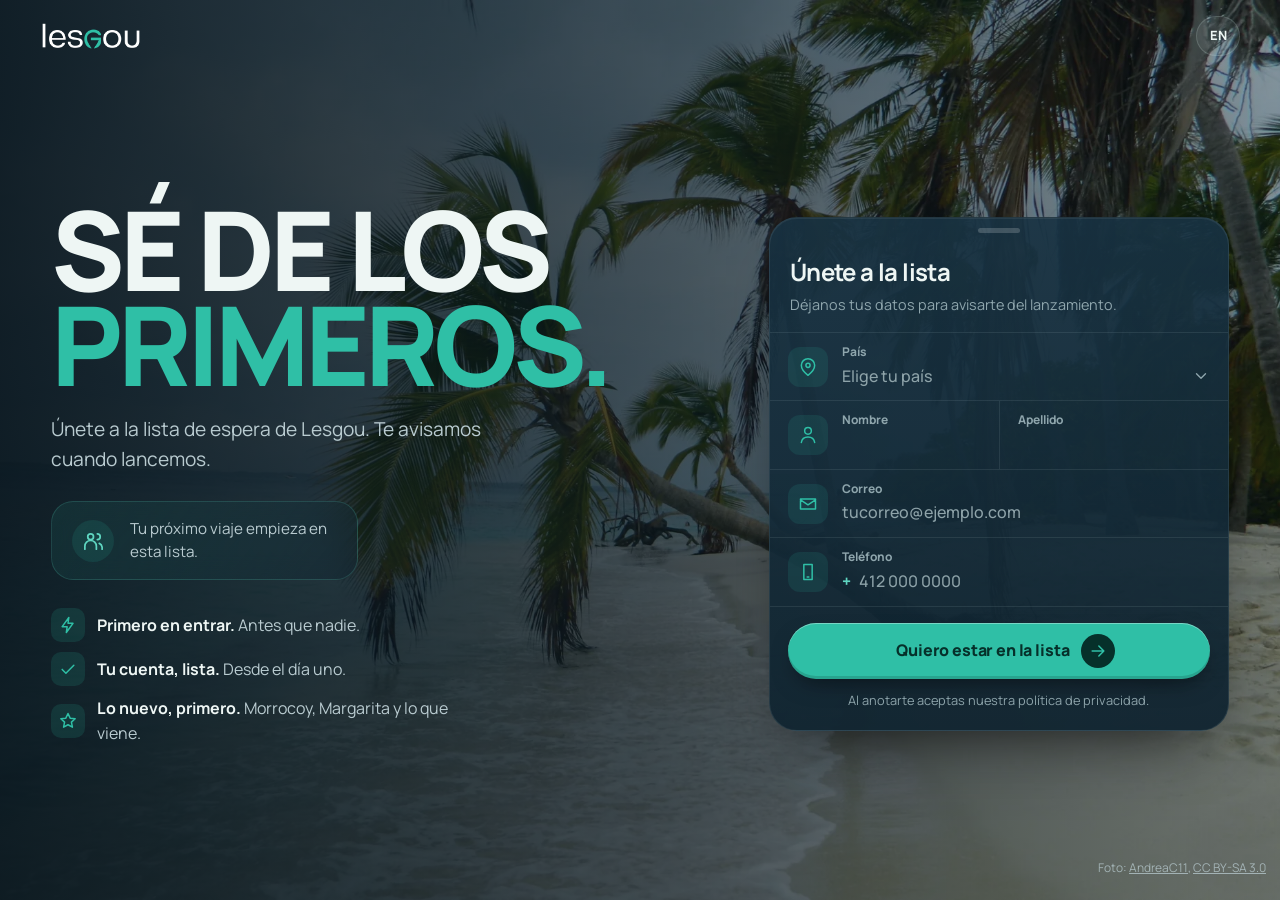
<file: lista-de-espera/index.html>
<!doctype html>
<html lang="es">
<head>
  <meta charset="utf-8">
  <meta name="viewport" content="width=device-width, initial-scale=1">
  <meta name="theme-color" content="#08141c">
  <meta name="robots" content="noindex">
  <title>Lista de espera · Lesgou</title>
  <meta name="description" content="Únete a la lista de espera de Lesgou. Sé de los primeros en enterarte cuando lancemos.">
  <link rel="icon" type="image/svg+xml" href="/favicon.svg">
  <script>
    // Already on the list on this device: go straight to the site.
    try { if (localStorage.getItem('lesgou-waitlist')) location.replace('/'); } catch (e) {}
  </script>
  <link rel="preload" as="font" href="/assets/manrope-variable.ttf" type="font/ttf" crossorigin>
  <link rel="stylesheet" href="/styles.css">
  <style>
    .wl{min-height:100svh;display:grid;grid-template-columns:1.1fr .9fr;gap:clamp(24px,4vw,64px);align-items:center;padding:96px clamp(16px,4vw,56px) 48px;isolation:isolate}
    .wl-bg{position:fixed;inset:0;z-index:-1}
    .wl-bg img{width:100%;height:100%;object-fit:cover;object-position:55% 50%}
    .wl-bg::after{content:"";position:absolute;inset:0;background:linear-gradient(90deg,rgba(8,20,28,.94) 0%,rgba(8,20,28,.7) 50%,rgba(8,20,28,.4) 100%)}
    .wl .mega{font-size:clamp(3.4rem,8.6vw,7.6rem)}
    .wl .mega span{display:block}
    .wl .lede{margin-top:24px}
    .wl-community{display:flex;align-items:center;gap:16px;width:fit-content;max-width:100%;margin-top:26px;padding:16px 20px;border:1px solid rgba(95,214,193,.18);border-radius:22px;background:linear-gradient(130deg,rgba(47,191,166,.1),rgba(16,36,48,.5));backdrop-filter:blur(12px);animation:wl-count-enter .8s var(--out) .12s both}
    .wl-community-icon{display:grid;place-items:center;flex:none;width:42px;height:42px;border-radius:50%;color:var(--teal-hi);background:rgba(47,191,166,.12)}
    .wl-community-icon .icon{width:23px;height:23px}
    .wl-count-line{display:flex;align-items:center;gap:12px}
    .wl-count{display:inline-flex;align-items:baseline;font-size:2.65rem;font-weight:800;line-height:1.1;letter-spacing:-.035em;font-variant-numeric:tabular-nums;white-space:nowrap}
    .wl-count-digit{position:relative;display:inline-block;width:.65em;height:1.1em;overflow:hidden;letter-spacing:0}
    .wl-count-strip{display:flex;flex-direction:column;transform:translateY(calc(var(--digit,0)*-1.1em));transition:transform .75s var(--out)}
    .wl-count-strip>span{display:block;flex:none;height:1.1em;line-height:1.1;text-align:center}
    .wl-count-copy{font-size:.95rem;font-weight:650;line-height:1.3;color:var(--soft)}
    .wl-count-fallback{max-width:23ch;color:var(--soft);font-size:.95rem;line-height:1.5}
    .wl-community [hidden]{display:none!important}
    @keyframes wl-count-enter{from{opacity:0;transform:translateY(12px);filter:blur(4px)}to{opacity:1;transform:none;filter:none}}
    @media(prefers-reduced-motion:reduce){.wl-community{animation:none}.wl-count-strip{transition:none}}
    .perks{list-style:none;padding:0;margin:28px 0 0;display:grid;gap:10px;max-width:420px}
    .perks li{display:flex;align-items:center;gap:12px;font-size:1rem;color:var(--soft)}
    .perks b{color:var(--text)}
    .perks .ico{width:34px;height:34px;border-radius:10px;display:grid;place-items:center;background:rgba(47,191,166,.14);color:var(--teal);flex:none}
    .card{position:relative;width:100%;max-width:460px;justify-self:end;overflow:hidden}
    .card-head{padding:20px 20px 4px}
    .card-head b{font-size:1.5rem;letter-spacing:-.025em}
    .card-head p{margin:4px 0 12px;color:var(--muted);font-size:.9rem}
    .fields{transition:opacity .35s,filter .35s,transform .35s}
    .field-row{display:flex;align-items:center;gap:14px;padding:10px 18px;border-top:1px solid var(--line)}
    .field-row .ico{width:40px;height:40px;border-radius:12px;display:grid;place-items:center;background:rgba(47,191,166,.12);color:var(--teal);flex:none}
    .field-row .fi{flex:1;min-width:0}
    .field-row label{display:block;font-size:.75rem;font-weight:750;color:var(--muted)}
    .field-row input,.field-row select{width:100%;border:0;background:none;padding:2px 0;font:inherit;font-size:1rem;font-weight:650;color:var(--text);outline:0}
    .field-row input::placeholder{color:#8ea3a9;font-weight:500}
    .field-row select{appearance:none;cursor:pointer}
    .field-row select option{background:var(--sheet);color:var(--text)}
    .field-row:focus-within{background:rgba(47,191,166,.06)}
    .field-row:focus-within .ico{background:var(--teal);color:var(--teal-ink)}
    .cbtn{display:flex;align-items:center;justify-content:space-between;gap:10px;width:100%;border:0;background:none;padding:2px 0;font:inherit;font-size:1rem;font-weight:650;color:var(--text);cursor:pointer;text-align:left;outline:0}
    .cbtn .ph{color:#8ea3a9;font-weight:500}
    .cbtn .chev{width:18px;height:18px;color:var(--muted);flex:none;transition:transform .45s var(--spring)}
    .crow.open .chev{transform:rotate(180deg);color:var(--teal-hi)}
    .crow{cursor:pointer}
    .flag{font-size:1.15rem;line-height:1;margin-right:8px}
    .cpick{display:grid;grid-template-rows:0fr;transition:grid-template-rows .5s var(--out)}
    .cpick.show{grid-template-rows:1fr}
    .cpick>div{overflow:hidden;min-height:0}
    .csearch{display:flex;align-items:center;gap:10px;margin:4px 18px 8px;padding:0 14px;min-height:48px;border-radius:99px;background:rgba(0,0,0,.22)}
    .csearch .icon{width:20px;height:20px;color:var(--teal);flex:none}
    .csearch input{flex:1;min-width:0;border:0;background:none;font:inherit;font-size:1rem;font-weight:650;color:var(--text);outline:0;padding:12px 0}
    .csearch input::placeholder{color:#8ea3a9;font-weight:500}
    .csearch input::-webkit-search-cancel-button{filter:invert(.7)}
    .csearch:focus-within{box-shadow:0 0 0 2px var(--teal)}
    .clist{list-style:none;margin:0;padding:0 8px 10px;max-height:min(300px,42svh);overflow-y:auto;overscroll-behavior:contain;scrollbar-width:thin;scrollbar-color:var(--sheet-2) transparent}
    .clist li[role=option]{display:flex;align-items:center;gap:4px;min-height:46px;padding:0 12px;border-radius:14px;cursor:pointer;font-weight:650;transition:background .15s}
    .clist li[role=option] .n{flex:1;min-width:0;overflow:hidden;text-overflow:ellipsis;white-space:nowrap}
    .clist li[role=option] .d{color:var(--muted);font-size:.88rem;font-variant-numeric:tabular-nums}
    .clist li[role=option].act{background:rgba(238,246,244,.07)}
    .clist li[role=option][aria-selected=true]{color:var(--teal-hi)}
    .clist li[role=option][aria-selected=true] .d{color:var(--teal-hi)}
    .clist .grp{padding:10px 12px 4px;font-size:.72rem;font-weight:800;letter-spacing:.06em;text-transform:uppercase;color:var(--muted)}
    .clist .none{padding:16px 12px;color:var(--muted)}
    .two{display:grid;grid-template-columns:1fr 1fr}
    .two .field-row+.field-row{border-left:1px solid var(--line)}
    .phone-in{display:flex;gap:8px;align-items:center}
    .phone-in .pre{color:var(--teal-hi);font-weight:800;white-space:nowrap}
    .ced{display:grid;grid-template-rows:0fr;transition:grid-template-rows .45s var(--out)}
    .ced.show{grid-template-rows:1fr}
    .ced>div{overflow:hidden;min-height:0}
    .ced select{width:auto;color:var(--teal-hi);font-weight:800}
    .wfoot{padding:16px 18px 20px;border-top:1px solid var(--line)}
    .wfoot .fx{width:100%}
    .err{color:#ffb4a3;font-size:.88rem;margin:0 0 12px;font-weight:650}.err:empty{display:none}
    .legal{font-size:.8rem;color:var(--muted);text-align:center;margin:12px 0 0}
    .done{position:absolute;inset:0;display:flex;flex-direction:column;align-items:center;justify-content:center;text-align:center;padding:30px;opacity:0;pointer-events:none;transition:opacity .25s}
    .card.busy .fields{opacity:.3;filter:blur(2px);transform:scale(.98)}
    .card.busy .done,.card.paid .done{opacity:1}
    .card.paid .fields,.card.paid .card-head{visibility:hidden}
    .done .msg{opacity:0;transform:translateY(8px);transition:opacity .4s .75s,transform .4s .75s}
    .card.paid .done .msg{opacity:1;transform:none}
    .card.busy .done .msg{display:none}
    .done h2{font-size:1.8rem;letter-spacing:-.03em;margin:12px 0 6px}
    .done p{color:var(--soft);margin:0}
    .bar-go{width:150px;height:3px;border-radius:3px;background:var(--line-2);margin:18px auto 0;overflow:hidden}
    .bar-go i{display:block;height:100%;width:0;background:var(--teal)}
    .card.paid .bar-go i{transition:width 1.6s linear 1s;width:100%}
    .credit{position:fixed;right:14px;bottom:10px;font-size:.75rem;color:var(--soft);opacity:.75}
    .credit a{color:inherit}
    @media (max-width:900px){
      .wl{grid-template-columns:1fr;padding-top:88px;align-items:start}
      .perks{display:none}
      .card{justify-self:stretch;max-width:none}
      .credit{position:static;display:block;text-align:center;padding:0 16px 20px}
    }
    @media (max-width:420px){.two{grid-template-columns:1fr}.two .field-row+.field-row{border-left:0}}
  </style>
</head>
<body>
<svg xmlns="http://www.w3.org/2000/svg" style="display:none" aria-hidden="true">
  <symbol id="i-search" viewBox="0 0 24 24"><path d="M10.5 17a6.5 6.5 0 1 0 0-13 6.5 6.5 0 0 0 0 13ZM15.5 15.5 20 20"/></symbol>
  <symbol id="i-down" viewBox="0 0 24 24"><path d="m6 9 6 6 6-6"/></symbol>
  <symbol id="i-arrow" viewBox="0 0 24 24"><path d="M5 12h14M13 6l6 6-6 6"/></symbol>
  <symbol id="i-pin" viewBox="0 0 24 24"><path d="M20 10c0 6-8 12-8 12S4 16 4 10a8 8 0 1 1 16 0Z"/><circle cx="12" cy="10" r="2.5"/></symbol>
  <symbol id="i-user" viewBox="0 0 24 24"><path d="M12 11a4 4 0 1 0 0-8 4 4 0 0 0 0 8ZM4 21c.6-4 3.8-6.5 8-6.5s7.4 2.5 8 6.5"/></symbol>
  <symbol id="i-people" viewBox="0 0 24 24"><circle cx="9" cy="8" r="3"/><path d="M3 21v-3a6 6 0 0 1 12 0v3m1-16a3 3 0 0 1 0 6m2 4a5 5 0 0 1 3 4v2"/></symbol>
  <symbol id="i-mail" viewBox="0 0 24 24"><path d="M3 6h18v12H3zM3 7l9 6 9-6"/></symbol>
  <symbol id="i-phone" viewBox="0 0 24 24"><path d="M7 3h10v18H7zM11 18h2"/></symbol>
  <symbol id="i-id" viewBox="0 0 24 24"><path d="M3 5h18v14H3zM7 10a2 2 0 1 0 0-.01M5 16c.5-1.6 1.6-2.5 3-2.5s2.5.9 3 2.5M14 9h4M14 13h4"/></symbol>
  <symbol id="i-bolt" viewBox="0 0 24 24"><path d="M13 3 5 14h6l-1 7 8-11h-6z"/></symbol>
  <symbol id="i-check" viewBox="0 0 24 24"><path d="m5 12.5 4.5 4.5L19 7.5"/></symbol>
  <symbol id="i-star" viewBox="0 0 24 24"><path d="m12 3 2.6 5.6 6 .7-4.5 4.1 1.2 6L12 16.5 6.7 19.4l1.2-6L3.4 9.3l6-.7z"/></symbol>
</svg>

<header class="bar">
  <a class="wordmark" href="/" aria-label="Lesgou"><img src="/assets/lesgou-logo.png" alt="Lesgou" width="102" height="30"></a>
  <button class="lang language-toggle" type="button" aria-pressed="false">EN</button>
</header>

<div class="wl-bg"><img src="/assets/morrocoy.webp" alt="" width="1920" height="1306"></div>
<main class="wl">
  <div>
    <h1 class="mega" data-en="<span>Be among</span><span class='teal'>the first.</span>"><span>Sé de los</span><span class="teal">primeros.</span></h1>
    <p class="lede" data-en="Join the Lesgou waitlist. We'll let you know when we launch.">Únete a la lista de espera de Lesgou. Te avisamos cuando lancemos.</p>
    <section class="wl-community" data-waitlist-counter aria-label="La lista de Lesgou" data-en-aria="The Lesgou waitlist" aria-busy="true">
      <span class="wl-community-icon" aria-hidden="true"><svg class="icon"><use href="#i-people"/></svg></span>
      <div class="wl-count-line" data-count-line><span class="wl-count" data-count-visual aria-hidden="true">250</span><span class="wl-count-copy" data-en="people on<br>the waitlist">personas<br>en la lista</span></div>
      <span class="wl-count-fallback" data-count-fallback hidden data-en="Your next trip starts on this list.">Tu próximo viaje empieza en esta lista.</span>
      <span class="sr-only" data-count-status role="status" aria-live="polite" aria-atomic="true">250 personas en la lista.</span>
    </section>
    <ul class="perks">
      <li><span class="ico"><svg class="icon"><use href="#i-bolt"/></svg></span><span data-en="<b>First in.</b> Before anyone else."><b>Primero en entrar.</b> Antes que nadie.</span></li>
      <li><span class="ico"><svg class="icon"><use href="#i-check"/></svg></span><span data-en="<b>Your account, ready.</b> From day one."><b>Tu cuenta, lista.</b> Desde el día uno.</span></li>
      <li><span class="ico"><svg class="icon"><use href="#i-star"/></svg></span><span data-en="<b>What's new, first.</b> Morrocoy, Margarita and what's next."><b>Lo nuevo, primero.</b> Morrocoy, Margarita y lo que viene.</span></li>
    </ul>
  </div>

  <form class="card sheet" id="form" novalidate aria-labelledby="f-title">
    <div class="grab"></div>
    <div class="card-head"><b id="f-title" data-en="Join the waitlist">Únete a la lista</b><p data-en="Leave your details and we'll let you know when we launch.">Déjanos tus datos para avisarte del lanzamiento.</p></div>
    <div class="fields">
      <div class="field-row crow" id="crow"><span class="ico"><svg class="icon"><use href="#i-pin"/></svg></span><div class="fi"><label for="cbtn" data-en="Country">País</label>
        <button type="button" class="cbtn" id="cbtn" aria-expanded="false" aria-controls="cpick"><span id="cval" class="ph">Elige tu país</span><svg class="icon chev" aria-hidden="true"><use href="#i-down"/></svg></button>
        <input type="hidden" id="country"></div></div>
      <div class="cpick" id="cpick"><div id="cpin">
        <div class="csearch"><svg class="icon" aria-hidden="true"><use href="#i-search"/></svg><input id="cq" type="search" role="combobox" aria-expanded="true" aria-controls="clist" aria-autocomplete="list" autocomplete="off" spellcheck="false" placeholder="Busca tu país" data-en-placeholder="Search your country" aria-label="Busca tu país" data-en-aria="Search your country"></div>
        <ul class="clist" id="clist" role="listbox" aria-label="Países" data-en-aria="Countries"></ul>
      </div></div>
      <div class="two">
        <div class="field-row"><span class="ico"><svg class="icon"><use href="#i-user"/></svg></span><div class="fi"><label for="fn" data-en="First name">Nombre</label><input id="fn" autocomplete="given-name"></div></div>
        <div class="field-row"><div class="fi"><label for="ln" data-en="Last name">Apellido</label><input id="ln" autocomplete="family-name"></div></div>
      </div>
      <div class="field-row"><span class="ico"><svg class="icon"><use href="#i-mail"/></svg></span><div class="fi"><label for="em" data-en="Email">Correo</label><input id="em" type="email" autocomplete="email" placeholder="tucorreo@ejemplo.com" data-en-placeholder="you@example.com"></div></div>
      <div class="field-row"><span class="ico"><svg class="icon"><use href="#i-phone"/></svg></span><div class="fi"><label for="ph" data-en="Phone">Teléfono</label><div class="phone-in"><span class="pre" id="pp">+</span><input id="ph" type="tel" autocomplete="tel-national" placeholder="412 000 0000"></div></div></div>
      <div class="ced" id="ced"><div><div class="field-row"><span class="ico"><svg class="icon"><use href="#i-id"/></svg></span><div class="fi"><label for="ci" data-en="Cédula (ID)">Cédula</label><div class="phone-in"><select id="cit" aria-label="Tipo de cédula" data-en-aria="ID type"><option>V</option><option>E</option></select><input id="ci" inputmode="numeric" placeholder="12345678"></div></div></div></div></div>
      <div class="wfoot">
        <p class="err" id="err" role="alert"></p>
        <button class="fx fx-teal" type="submit"><span data-en="Join the waitlist">Quiero estar en la lista</span> <span class="knob"><svg class="icon"><use href="#i-arrow"/></svg></span></button>
        <p class="legal" data-en="By joining you accept our privacy policy.">Al anotarte aceptas nuestra política de privacidad.</p>
      </div>
    </div>
    <div class="done" aria-live="polite">
      <svg class="ring" viewBox="0 0 100 100" aria-hidden="true"><circle class="t" cx="50" cy="50" r="44"/><circle class="d" cx="50" cy="50" r="44"/><circle class="a" cx="50" cy="50" r="44"/><path class="k" d="M31 51 L45 64 L70 37"/></svg>
      <div class="msg"><h2 id="okTitle"></h2><p data-en="You're on the list. Now, meet Lesgou.">Ya estás en la lista. Ahora, conoce Lesgou.</p><div class="bar-go"><i></i></div></div>
    </div>
  </form>
</main>
<p class="credit"><span data-en="Photo">Foto</span>: <a href="https://commons.wikimedia.org/wiki/File:Cayo_Sombrero.JPG" target="_blank" rel="noopener noreferrer">AndreaC11</a>, <a href="https://creativecommons.org/licenses/by-sa/3.0/" target="_blank" rel="noopener noreferrer">CC BY-SA 3.0</a></p>

<script src="/config.js"></script>
<script type="module" src="/waitlist-counter.mjs"></script>
<script>
(() => {
  'use strict';
  // Supabase settings come from /config.js (see supabase/schema.sql).
  const supa = window.LESGOU_SUPABASE || {};
  function saveSignup(row) {
    if (!supa.url || !supa.anonKey) return Promise.reject(new Error('Supabase is not configured in /config.js'));
    const headers = { apikey: supa.anonKey, 'Content-Type': 'application/json', Prefer: 'return=minimal' };
    if (supa.anonKey.startsWith('eyJ')) headers.Authorization = `Bearer ${supa.anonKey}`; // legacy JWT anon key
    return fetch(`${supa.url.replace(/\/$/, '')}/rest/v1/waitlist`, { method: 'POST', headers, body: JSON.stringify(row) })
      // 409: this email is already on the list, which is the outcome the visitor wanted.
      .then(r => { if (!r.ok && r.status !== 409) throw new Error(String(r.status)); return { created: r.status !== 409 }; });
  }
  const KEY = 'lesgou-waitlist';
  document.documentElement.classList.add('js');
  const reduce = matchMedia('(prefers-reduced-motion: reduce)').matches;
  const origen = new URLSearchParams(location.search).get('origen') || 'directo';

  const S = {
    es: { toggle: 'EN', label: 'Cambiar idioma a inglés', title: 'Lista de espera · Lesgou', fields: 'Completa todos los campos para entrar en la lista.', email: 'Revisa tu correo, parece que le falta algo.', send: 'No pudimos guardar tu lugar. Inténtalo de nuevo.', ok: n => `Listo, ${n}.` },
    en: { toggle: 'ES', label: 'Switch language to Spanish', title: 'Lesgou waitlist', fields: 'Fill in every field to join the waitlist.', email: 'Check your email, something seems to be missing.', send: "We couldn't save your spot. Please try again.", ok: n => `Done, ${n}.` }
  };
  let lang = 'es', onLang = () => {};
  const orig = { h: new WeakMap(), a: new WeakMap(), p: new WeakMap() };
  const sw = (el, m, attr, en, on) => { if (!m.has(el)) m.set(el, attr ? el.getAttribute(attr) : el.innerHTML); const v = on ? en : m.get(el); attr ? el.setAttribute(attr, v) : (el.innerHTML = v); };
  function setLang(l) {
    lang = l === 'en' ? 'en' : 'es'; const on = lang === 'en';
    document.documentElement.lang = lang;
    document.querySelectorAll('[data-en]').forEach(el => sw(el, orig.h, null, el.dataset.en, on));
    document.querySelectorAll('[data-en-aria]').forEach(el => sw(el, orig.a, 'aria-label', el.dataset.enAria, on));
    document.querySelectorAll('[data-en-placeholder]').forEach(el => sw(el, orig.p, 'placeholder', el.dataset.enPlaceholder, on));
    const tg = document.querySelector('.language-toggle'); tg.textContent = S[lang].toggle; tg.setAttribute('aria-label', S[lang].label); tg.setAttribute('aria-pressed', String(on));
    document.title = S[lang].title;
    try { localStorage.setItem('lesgou-language', lang); } catch (e) {}
    onLang();
  }
  document.querySelector('.language-toggle').addEventListener('click', () => setLang(lang === 'en' ? 'es' : 'en'));
  let stored = null; try { stored = localStorage.getItem('lesgou-language'); } catch (e) {}
  setLang(stored || 'es');

  // fidget buttons
  document.querySelectorAll('.fx').forEach(b => {
    b.addEventListener('pointermove', e => { const r = b.getBoundingClientRect(), x = e.clientX - r.left, y = e.clientY - r.top; b.style.setProperty('--px', x + 'px'); b.style.setProperty('--py', y + 'px'); if (!reduce && e.pointerType === 'mouse') { b.style.setProperty('--mx', ((x / r.width) - .5) * 8 + 'px'); b.style.setProperty('--my', ((y / r.height) - .5) * 6 + 'px'); } });
    b.addEventListener('pointerleave', () => { b.style.setProperty('--mx', '0px'); b.style.setProperty('--my', '0px'); });
    b.addEventListener('pointerdown', e => {
      const r = b.getBoundingClientRect();
      b.style.setProperty('--px', e.clientX - r.left + 'px'); b.style.setProperty('--py', e.clientY - r.top + 'px');
      b.classList.add('is-pressed'); if (navigator.vibrate) navigator.vibrate(8);
    });
    ['pointerup', 'pointercancel', 'pointerleave'].forEach(t => b.addEventListener(t, () => b.classList.remove('is-pressed')));
  });
  document.addEventListener('touchstart', () => {}, { passive: true });

  const form = document.getElementById('form'), country = document.getElementById('country');
  const bar = document.querySelector('.bar');
  const onScroll = () => bar.classList.toggle('scrolled', scrollY > 10);
  addEventListener('scroll', onScroll, { passive: true }); onScroll();

  /* ---------- country picker: every country, searchable ---------- */
  // ISO code -> dial code. Names come from the browser (Intl.DisplayNames) in the active language.
  const DIAL = 'AF93 AX358 AL355 DZ213 AS1 AD376 AO244 AI1 AG1 AR54 AM374 AW297 AU61 AT43 AZ994 BS1 BH973 BD880 BB1 BY375 BE32 BZ501 BJ229 BM1 BT975 BO591 BQ599 BA387 BW267 BR55 VG1 BN673 BG359 BF226 BI257 KH855 CM237 CA1 CV238 KY1 CF236 TD235 CL56 CN86 CO57 KM269 CG242 CD243 CK682 CR506 CI225 HR385 CU53 CW599 CY357 CZ420 DK45 DJ253 DM1 DO1 EC593 EG20 SV503 GQ240 ER291 EE372 SZ268 ET251 FK500 FO298 FJ679 FI358 FR33 GF594 PF689 GA241 GM220 GE995 DE49 GH233 GI350 GR30 GL299 GD1 GP590 GU1 GT502 GG44 GN224 GW245 GY592 HT509 HN504 HK852 HU36 IS354 IN91 ID62 IR98 IQ964 IE353 IM44 IL972 IT39 JM1 JP81 JE44 JO962 KZ7 KE254 KI686 XK383 KW965 KG996 LA856 LV371 LB961 LS266 LR231 LY218 LI423 LT370 LU352 MO853 MG261 MW265 MY60 MV960 ML223 MT356 MH692 MQ596 MR222 MU230 YT262 MX52 FM691 MD373 MC377 MN976 ME382 MS1 MA212 MZ258 MM95 NA264 NR674 NP977 NL31 NC687 NZ64 NI505 NE227 NG234 NU683 KP850 MK389 MP1 NO47 OM968 PK92 PW680 PS970 PA507 PG675 PY595 PE51 PH63 PL48 PT351 PR1 QA974 RE262 RO40 RU7 RW250 BL590 SH290 KN1 LC1 MF590 PM508 VC1 WS685 SM378 ST239 SA966 SN221 RS381 SC248 SL232 SG65 SX1 SK421 SI386 SB677 SO252 ZA27 KR82 SS211 ES34 LK94 SD249 SR597 SE46 CH41 SY963 TW886 TJ992 TZ255 TH66 TL670 TG228 TK690 TO676 TT1 TN216 TR90 TM993 TC1 TV688 UG256 UA380 AE971 GB44 US1 UY598 UZ998 VU678 VA39 VE58 VN84 VI1 WF681 EH212 YE967 ZM260 ZW263'
    .split(' ').map(x => ({ code: x.slice(0, 2), dial: '+' + x.slice(2) }));
  const TOP = ['VE', 'CO', 'US', 'ES', 'PA', 'CL', 'AR', 'PE', 'MX'];
  const CS = {
    es: { top: 'Más comunes', all: 'Todos los países', none: 'No encontramos ese país.' },
    en: { top: 'Most common', all: 'All countries', none: "We couldn't find that country." }
  };
  const flag = c => String.fromCodePoint(...[...c].map(ch => 127397 + ch.charCodeAt(0)));
  const fold = x => x.normalize('NFD').replace(/[\u0300-\u036f]/g, '').toLowerCase();
  const namer = l => { try { const d = new Intl.DisplayNames([l], { type: 'region' }); return c => d.of(c) || c; } catch (e) { return c => c; } };
  const nameEs = namer('es'), nameEn = namer('en');
  DIAL.forEach(c => { c.es = nameEs(c.code); c.en = nameEn(c.code); c.key = fold(c.es + ' ' + c.en + ' ' + c.code + ' ' + c.dial); });
  const byCode = Object.fromEntries(DIAL.map(c => [c.code, c]));

  const crow = document.getElementById('crow'), cbtn = document.getElementById('cbtn'), cval = document.getElementById('cval');
  const cpick = document.getElementById('cpick'), cpin = document.getElementById('cpin'), cq = document.getElementById('cq'), clist = document.getElementById('clist');
  let shown = [], active = -1;

  function renderList() {
    const q = fold(cq.value.trim()).replace(/^\+/, '+');
    const sorted = DIAL.slice().sort((a, b) => a[lang].localeCompare(b[lang], lang));
    const opt = c => `<li role="option" id="c-${c.code}" data-c="${c.code}" aria-selected="${country.value === c.code}"><span class="flag" aria-hidden="true">${flag(c.code)}</span><span class="n">${c[lang]}</span><span class="d">${c.dial}</span></li>`;
    let html;
    if (!q) {
      shown = TOP.map(c => byCode[c]).concat(sorted);
      html = `<li class="grp" role="presentation">${CS[lang].top}</li>` + TOP.map(c => opt(byCode[c])).join('') +
             `<li class="grp" role="presentation">${CS[lang].all}</li>` + sorted.map(opt).join('');
    } else {
      // names that start with the query first, then any other match
      shown = sorted.filter(c => c.key.includes(q)).sort((a, b) => (fold(b[lang]).startsWith(q)) - (fold(a[lang]).startsWith(q)));
      html = shown.length ? shown.map(opt).join('') : `<li class="none" role="presentation">${CS[lang].none}</li>`;
    }
    clist.innerHTML = html;
    setActive(q && shown.length ? 0 : -1);
  }
  function setActive(i) {
    const items = clist.querySelectorAll('li[role=option]');
    items.forEach(li => li.classList.remove('act'));
    active = i;
    if (i < 0 || !items[i]) { cq.removeAttribute('aria-activedescendant'); return; }
    items[i].classList.add('act'); items[i].scrollIntoView({ block: 'nearest' });
    cq.setAttribute('aria-activedescendant', items[i].id);
  }
  function openPicker(open) {
    cpick.classList.toggle('show', open); crow.classList.toggle('open', open);
    cbtn.setAttribute('aria-expanded', String(open)); cpin.inert = !open;
    if (open) { cq.value = ''; renderList(); setTimeout(() => cq.focus({ preventScroll: true }), 120); }
  }
  function paintCountry() {
    const c = byCode[country.value];
    cval.className = c ? '' : 'ph';
    cval.innerHTML = c ? `<span class="flag" aria-hidden="true">${flag(c.code)}</span>${c[lang]}` : (lang === 'en' ? 'Choose your country' : 'Elige tu país');
  }
  function pickCountry(code) {
    country.value = code; paintCountry();
    document.getElementById('pp').textContent = byCode[code].dial;
    document.getElementById('ced').classList.toggle('show', code === 'VE');
    if (navigator.vibrate) navigator.vibrate(6);
    openPicker(false); cbtn.focus({ preventScroll: true });
  }
  openPicker(false);
  crow.addEventListener('click', e => { if (!e.target.closest('label')) openPicker(!cpick.classList.contains('show')); });
  crow.querySelector('label').addEventListener('click', e => { e.preventDefault(); openPicker(!cpick.classList.contains('show')); });
  cq.addEventListener('input', renderList);
  clist.addEventListener('click', e => { const li = e.target.closest('li[role=option]'); if (li) pickCountry(li.dataset.c); });
  cq.addEventListener('keydown', e => {
    const n = clist.querySelectorAll('li[role=option]').length;
    if (e.key === 'ArrowDown') { e.preventDefault(); setActive(Math.min(n - 1, active + 1)); }
    else if (e.key === 'ArrowUp') { e.preventDefault(); setActive(Math.max(0, active - 1)); }
    else if (e.key === 'Enter') { e.preventDefault(); const li = clist.querySelectorAll('li[role=option]')[active]; if (li) pickCountry(li.dataset.c); }
    else if (e.key === 'Escape') { e.preventDefault(); openPicker(false); cbtn.focus(); }
  });
  onLang = () => { paintCountry(); if (cpick.classList.contains('show')) renderList(); };
  onLang();

  form.addEventListener('submit', e => {
    e.preventDefault();
    if (form.classList.contains('busy') || form.classList.contains('paid')) return;
    const v = id => document.getElementById(id).value.trim(), err = document.getElementById('err');
    const ve = v('country') === 'VE';
    if (!v('country') || !v('fn') || !v('ln') || !v('em') || !v('ph') || (ve && !v('ci'))) { err.textContent = S[lang].fields; return; }
    if (!/^\S+@\S+\.\S+$/.test(v('em'))) { err.textContent = S[lang].email; return; }
    err.textContent = '';
    const data = { pais: v('country'), nombre: v('fn'), apellido: v('ln'), correo: v('em'), telefono: document.getElementById('pp').textContent + ' ' + v('ph'), cedula: ve ? v('cit') + '-' + v('ci') : '', origen, idioma: lang };
    const sending = saveSignup({
      country: data.pais, first_name: data.nombre, last_name: data.apellido, email: data.correo,
      phone: data.telefono, cedula: data.cedula || null, source: origen.slice(0, 60), language: lang
    });
    form.classList.add('busy');
    Promise.all([sending, new Promise(r => setTimeout(r, 1100))]).then(([signup]) => {
      // Only a successful new INSERT adds one; duplicate emails keep the same total.
      window.LESGOU_WAITLIST_COUNT?.confirmSignup(signup.created);
      document.getElementById('okTitle').textContent = S[lang].ok(data.nombre);
      form.classList.remove('busy'); form.classList.add('paid');
      if (navigator.vibrate) navigator.vibrate(12);
      try { localStorage.setItem(KEY, JSON.stringify({ fn: data.nombre, origen })); } catch (e) {}
      setTimeout(() => { location.href = '/'; }, reduce ? 1200 : 2700);
    }).catch(e => { console.error('[lesgou] waitlist:', e.message); form.classList.remove('busy'); err.textContent = S[lang].send; });
  });
})();
</script>
</body>
</html>
</file>
<file: styles.css>
@font-face{font-family:'Manrope';src:url('/assets/manrope-variable.ttf') format('truetype');font-weight:200 800;font-display:swap}
:root{
  --night:#08141c;--deep:#0d1d27;--sheet:#122733;--sheet-2:#183242;--line:rgba(214,240,236,.09);--line-2:rgba(214,240,236,.16);
  --text:#eef6f4;--soft:#b9cbd0;--muted:#8fa6ad;
  --teal:#2fbfa6;--teal-hi:#5fd6c1;--teal-ink:#06302a;--mango:#f5a220;--navy:#19244e;--blue:#28469e;
  --r-s:12px;--r-m:18px;--r-l:28px;
  --spring:cubic-bezier(.34,1.56,.64,1);--out:cubic-bezier(.22,1,.36,1);
  --f:'Manrope',system-ui,sans-serif;
}
*{box-sizing:border-box}
html{scroll-behavior:smooth;-webkit-text-size-adjust:100%;scrollbar-color:var(--sheet-2) var(--night)}
body{margin:0;background:var(--night);color:var(--text);font-family:var(--f);font-size:16px;line-height:1.55;-webkit-font-smoothing:antialiased;overflow-x:hidden}
::selection{background:var(--teal);color:var(--teal-ink)}
:focus-visible{outline:2px solid var(--teal-hi);outline-offset:3px;border-radius:10px}
img{display:block;max-width:100%}
[hidden]{display:none!important}
a{color:inherit}
button{font:inherit;color:inherit}
.icon{width:20px;height:20px;fill:none;stroke:currentColor;stroke-width:1.8;stroke-linecap:round;stroke-linejoin:round;flex:none}
.tabnum{font-variant-numeric:tabular-nums}
.skip-link{position:absolute;left:16px;top:-60px;z-index:100;padding:10px 16px;border-radius:99px;background:var(--teal);color:var(--teal-ink);font-weight:800;text-decoration:none}
.skip-link:focus{top:12px}
.sr-only{position:absolute;width:1px;height:1px;overflow:hidden;clip:rect(0 0 0 0);white-space:nowrap}

/* type */
.mega{font-weight:800;letter-spacing:-.045em;line-height:.86;text-transform:uppercase;margin:0}
.h-l{font-size:clamp(2rem,4.6vw,3.6rem);font-weight:800;letter-spacing:-.035em;line-height:1;margin:0;text-wrap:balance}
.h-m{font-size:clamp(1.4rem,2.4vw,1.9rem);font-weight:800;letter-spacing:-.025em;line-height:1.1;margin:0}
.lede{font-size:clamp(1.05rem,1.5vw,1.25rem);color:var(--soft);max-width:44ch;margin:0;text-wrap:pretty}
.teal{color:var(--teal)}
.mango{color:var(--mango)}

/* fidget controls */
.fx{--mx:0px;--my:0px;--px:50%;--py:50%;position:relative;isolation:isolate;display:inline-flex;align-items:center;justify-content:center;gap:12px;
  min-height:56px;padding:0 26px;border:0;border-radius:999px;font-weight:800;font-size:1rem;letter-spacing:-.01em;text-decoration:none;cursor:pointer;user-select:none;-webkit-tap-highlight-color:transparent;
  transform:translate(var(--mx),var(--my)) scale(var(--s,1));transition:transform .5s var(--spring),box-shadow .3s var(--out),background .2s}
.fx::before{content:"";position:absolute;inset:0;border-radius:inherit;z-index:-1;background:radial-gradient(120px circle at var(--px) var(--py),rgba(255,255,255,.28),transparent 60%);opacity:0;transition:opacity .25s}
.fx:hover::before,.fx.is-pressed::before{opacity:1}
.fx:active,.fx.is-pressed{--s:.94;transition:transform .12s var(--out)}
.fx .knob{width:34px;height:34px;border-radius:50%;display:grid;place-items:center;margin-right:-14px;transition:transform .5s var(--spring)}
.fx:hover .knob{transform:translateX(4px) rotate(-8deg)}
.fx-teal{background:var(--teal);color:var(--teal-ink);box-shadow:0 10px 24px -10px rgba(0,0,0,.6),inset 0 -3px 0 rgba(0,0,0,.14),inset 0 1px 0 rgba(255,255,255,.35)}
.fx-teal .knob{background:var(--teal-ink);color:var(--teal)}
.fx-teal:active{box-shadow:0 4px 10px -6px rgba(0,0,0,.6),inset 0 2px 0 rgba(0,0,0,.18)}
.fx-ghost{background:rgba(238,246,244,.06);color:var(--text);box-shadow:inset 0 0 0 1px var(--line-2)}
.fx-ghost:hover{background:rgba(238,246,244,.1)}
.fx-sm{min-height:44px;padding:0 18px;font-size:.9rem}
.fx-joined{background:rgba(47,191,166,.14);color:var(--teal-hi);box-shadow:inset 0 0 0 1px rgba(47,191,166,.4);cursor:default}
.fx-joined:active{--s:1}

.sw{position:relative;width:52px;height:32px;border-radius:99px;border:0;padding:0;background:#2a4250;cursor:pointer;flex:none;transition:background .25s;-webkit-tap-highlight-color:transparent}
.sw::after{content:"";position:absolute;top:3px;left:3px;width:26px;height:26px;border-radius:50%;background:#fff;box-shadow:0 2px 6px rgba(0,0,0,.35);transition:transform .45s var(--spring),width .2s var(--out)}
.sw:active::after{width:32px}
.sw[aria-checked=true]{background:var(--teal)}
.sw[aria-checked=true]::after{transform:translateX(20px)}
.sw[aria-checked=true]:active::after{transform:translateX(14px)}

.seg{position:relative;display:inline-grid;grid-auto-flow:column;grid-auto-columns:1fr;padding:4px;border-radius:99px;background:rgba(0,0,0,.22)}
.seg button{position:relative;z-index:1;border:0;background:none;padding:10px 18px;border-radius:99px;font-weight:750;font-size:.9rem;color:var(--soft);cursor:pointer;transition:color .25s}
.seg button[aria-pressed=true]{color:var(--teal-ink)}
.seg .pill{position:absolute;top:4px;bottom:4px;left:4px;border-radius:99px;background:var(--teal);transition:transform .5s var(--spring),width .5s var(--spring)}

.step{display:inline-flex;align-items:center;gap:6px;padding:4px;border-radius:99px;background:rgba(0,0,0,.22)}
.step button{width:40px;height:40px;border-radius:50%;border:0;background:var(--sheet-2);color:var(--text);cursor:pointer;display:grid;place-items:center;transition:transform .4s var(--spring),background .2s}
.step button:active{transform:scale(.86)}
.step button.plus{background:var(--teal);color:var(--teal-ink)}
.step output{min-width:2ch;text-align:center;font-weight:800;font-size:1.1rem}
.bump{animation:bump .45s var(--spring)}
@keyframes bump{0%{transform:scale(1)}40%{transform:scale(1.25)}100%{transform:scale(1)}}

/* app material */
.sheet{background:linear-gradient(180deg,rgba(24,50,66,.92),rgba(16,36,48,.94));border-radius:var(--r-l);box-shadow:0 30px 60px -30px rgba(0,0,0,.8),inset 0 1px 0 rgba(255,255,255,.06);border:1px solid var(--line)}
.grab{width:42px;height:5px;border-radius:9px;background:rgba(255,255,255,.18);margin:10px auto 0}
.row{display:flex;align-items:center;gap:14px;padding:14px 18px;border-top:1px solid var(--line)}
.row:first-child{border-top:0}
.row .ico{width:40px;height:40px;border-radius:12px;display:grid;place-items:center;background:rgba(47,191,166,.12);color:var(--teal);flex:none}
.row .t{flex:1;min-width:0}
.row .t b{display:block;font-size:.95rem;font-weight:750;line-height:1.25}
.row .t small{display:block;color:var(--muted);font-size:.8rem}
.amt{font-weight:800;font-variant-numeric:tabular-nums;white-space:nowrap}
.chip{display:inline-flex;align-items:center;gap:6px;padding:5px 10px;border-radius:99px;font-size:.78rem;font-weight:750;background:rgba(245,162,32,.14);color:var(--mango)}
.chip.ok{background:rgba(47,191,166,.14);color:var(--teal-hi)}
.chip.muted{background:rgba(238,246,244,.07);color:var(--soft)}
.example{font-size:.78rem;font-weight:700;color:var(--muted);letter-spacing:.02em}

/* one colour per person: avatars and chat bubbles */
.ava.a,[data-p=a]{--pc:#f5a220}.ava.b,[data-p=b]{--pc:#5fd6c1}.ava.c,[data-p=c]{--pc:#9db4ff}.ava.d,[data-p=d]{--pc:#ff9d85}
.ava.e,[data-p=e]{--pc:#e7d27a}.ava.f,[data-p=f]{--pc:#c9a2ff}.ava.g,[data-p=g]{--pc:#8edc85}.ava.h,[data-p=h]{--pc:#ff8fbf}
.ava{width:34px;height:34px;border-radius:50%;display:grid;place-items:center;font-weight:800;font-size:.85rem;color:var(--night);flex:none;background:var(--pc,#9fb3ba);box-shadow:0 0 0 3px var(--deep)}
.avas{display:flex}.avas .ava{margin-left:-8px}.avas .ava:first-child{margin-left:0}

/* header */
.bar{position:fixed;inset:0 0 auto;z-index:50;display:flex;align-items:center;justify-content:space-between;gap:16px;padding:16px clamp(16px,4vw,40px);transition:background .3s,backdrop-filter .3s}
.bar.scrolled{background:rgba(8,20,28,.72);backdrop-filter:blur(14px) saturate(1.2);-webkit-backdrop-filter:blur(14px) saturate(1.2);box-shadow:0 1px 0 var(--line)}
.wordmark img{height:30px;width:auto}
.nav{display:flex;gap:26px;font-weight:650;font-size:.92rem;color:var(--soft)}
.nav a{text-decoration:none;transition:color .2s}.nav a:hover{color:var(--text)}
.lang{border:0;background:rgba(238,246,244,.07);box-shadow:inset 0 0 0 1px var(--line-2);border-radius:99px;min-width:44px;min-height:40px;padding:8px 12px;font-weight:750;font-size:.8rem;cursor:pointer}

.wrap{width:min(1200px,100% - 32px);margin-inline:auto}
section{position:relative}
.js .rv{opacity:0;transform:translateY(28px);filter:blur(6px);transition:opacity .9s var(--out),transform .9s var(--out),filter .9s var(--out)}
.js .rv.in{opacity:1;transform:none;filter:none}

/* HERO */
.hero{min-height:100svh;display:grid;grid-template-columns:1.1fr .9fr;gap:clamp(24px,4vw,64px);align-items:center;padding:110px clamp(16px,4vw,56px) 64px;isolation:isolate}
.hero-bg{position:absolute;inset:0;z-index:-1;overflow:hidden}
.hero-bg img{width:100%;height:100%;object-fit:cover;object-position:60% 50%;transform:scale(1.06);animation:drift 22s var(--out) forwards}
@keyframes drift{to{transform:scale(1)}}
.hero-bg::after{content:"";position:absolute;inset:0;background:linear-gradient(90deg,rgba(8,20,28,.94) 0%,rgba(8,20,28,.72) 45%,rgba(8,20,28,.35) 100%),linear-gradient(0deg,var(--night) 0%,transparent 30%)}
.hero .mega{font-size:clamp(3.6rem,9.6vw,8.4rem)}
.hero .mega span{display:block}
.hero .lede{margin-top:26px}
.cta-row{display:flex;flex-wrap:wrap;gap:12px;margin-top:34px}

.bill{width:100%;max-width:440px;justify-self:end;overflow:hidden}
.bill-head{display:flex;align-items:center;justify-content:space-between;gap:12px;padding:20px 20px 6px}
.bill-head b{font-size:1.05rem}
.bill-total{padding:4px 20px 16px}
.bill-total .big{font-size:2.6rem;font-weight:800;letter-spacing:-.04em;line-height:1}
.bill-total small{color:var(--muted);font-size:.82rem}
.bar-prog{height:6px;border-radius:9px;background:rgba(255,255,255,.08);margin-top:12px;overflow:hidden}
.bar-prog i{display:block;height:100%;width:0;background:var(--teal);border-radius:9px;transition:width 1s var(--out)}
.bill-people{display:flex;align-items:center;justify-content:space-between;gap:12px;padding:14px 20px;background:rgba(0,0,0,.18);border-top:1px solid var(--line);border-bottom:1px solid var(--line)}
.bill-people .q{font-weight:750;font-size:.92rem}
.bill-foot{display:flex;flex-wrap:wrap;align-items:flex-end;justify-content:space-between;gap:12px;padding:16px 20px 20px;border-top:1px solid var(--line)}
.bill-foot .pp{font-size:1.9rem;font-weight:800;letter-spacing:-.03em;white-space:nowrap}
.bill-foot small{display:block;color:var(--muted);font-size:.8rem}
.avas .ava{transition:transform .45s var(--spring),opacity .3s}
.avas .ava.enter{animation:pop .5s var(--spring)}
#avas{position:relative;display:block;height:34px;transition:width .22s var(--out)}
#avas .ava{position:absolute;top:0;margin:0;transition:none;backface-visibility:hidden;background:radial-gradient(circle at 28% 21%,rgba(255,255,255,var(--glow,.32)) 0%,rgba(255,255,255,0) 60%),linear-gradient(145deg,color-mix(in srgb,var(--pc) 88%,white),var(--pc) 56%,color-mix(in srgb,var(--pc) 89%,#17323b))}
@keyframes pop{from{transform:scale(0)}to{transform:scale(1)}}

/* CHAT */
.chat-sec{padding:clamp(80px,12vw,160px) 0}
.chat-grid{display:grid;grid-template-columns:1fr 1fr;gap:64px;align-items:center}
.thread{display:flex;flex-direction:column;gap:10px;max-width:440px}
.msg{align-self:flex-start;display:flex;align-items:flex-end;gap:8px;max-width:88%}
.msg .ava{width:28px;height:28px;font-size:.75rem;box-shadow:none}
.msg .txt{padding:10px 14px;border-radius:18px 18px 18px 6px;font-size:.95rem;line-height:1.4;background:color-mix(in srgb,var(--pc) 18%,#122733);box-shadow:inset 0 0 0 1px color-mix(in srgb,var(--pc) 30%,transparent)}
.msg b{display:block;font-size:.78rem;color:var(--pc);margin-bottom:2px}
.msg.me{align-self:flex-end;flex-direction:row-reverse}
.msg.me .txt{border-radius:18px 18px 6px 18px}
.js .thread .msg{opacity:0;transform:translateY(14px) scale(.96)}
.thread.in .msg{opacity:1;transform:none;transition:opacity .45s var(--out),transform .55s var(--spring)}
.unread{align-self:center;font-size:.78rem;font-weight:750;color:var(--muted);padding:6px 12px;border-radius:99px;background:rgba(238,246,244,.06)}
.chat-copy .h-l{margin-bottom:22px}

/* HOW: steps drive a sticky app screen */
.how{padding:40px 0 120px}
.how-grid{display:grid;grid-template-columns:1fr minmax(320px,420px);gap:clamp(32px,6vw,96px)}
.steps-col{display:flex;flex-direction:column}
.stp{min-height:78vh;display:flex;flex-direction:column;justify-content:center;opacity:.32;transition:opacity .5s var(--out)}
.stp.on{opacity:1}
.stp .h-l{margin-bottom:18px}
.stp p{color:var(--soft);font-size:1.1rem;max-width:40ch;margin:0}
.stage{position:sticky;top:12vh;height:76vh;display:flex;align-items:center}
.screen{position:absolute;inset:auto 0;width:100%;opacity:0;transform:translateY(24px) scale(.97);filter:blur(4px);pointer-events:none;transition:opacity .5s var(--out),transform .6s var(--out),filter .5s}
.screen.on{opacity:1;transform:none;filter:none;pointer-events:auto}
.scr-h{padding:18px 20px 8px}
.scr-h b{font-size:1.25rem;letter-spacing:-.02em}
.scr-h small{display:block;color:var(--muted);font-size:.82rem;margin-top:2px}
.invite{display:flex;gap:8px;padding:8px 20px 16px}
.invite .fx{flex:1}
.who .row{opacity:0;transform:translateX(-10px);transition:opacity .4s,transform .5s var(--spring)}
.who .row.in{opacity:1;transform:none}
.split-top{display:flex;align-items:center;gap:12px;padding:6px 20px 14px}
.split-top .amt{margin-left:auto;font-size:1.5rem}
.forwho{padding:6px 20px 20px}
.forwho .seg{width:100%}
.person{display:flex;gap:12px;align-items:center;margin-top:18px;padding:16px 0 0;border-top:1px solid var(--line);transition:opacity .35s,transform .45s var(--spring)}
.person.hide{opacity:0;transform:scale(.96);pointer-events:none}
.note-minor{margin-top:14px;padding-top:14px;border-top:1px solid var(--line);color:#ffd18a;font-size:.85rem;font-weight:650}
.notif{padding:8px 20px 18px;display:flex;gap:14px;align-items:flex-start}
.notif .ico{width:36px;height:36px;border-radius:10px;display:grid;place-items:center;background:var(--mango);color:#1d1404;flex:none}
.notif b{display:block;font-size:.95rem}
.notif small{color:var(--soft);font-size:.85rem}
.screen.on .notif{animation:drop .7s var(--spring)}
@keyframes drop{from{transform:translateY(-30px);opacity:0}to{transform:none;opacity:1}}

/* check ring (payments, forms) */
.ring{width:96px;height:96px;margin:10px auto 4px;display:block}
.ring .t{fill:none;stroke:rgba(255,255,255,.1);stroke-width:5}
.ring .a{fill:none;stroke:var(--teal);stroke-width:5;stroke-linecap:round;stroke-dasharray:276.5;stroke-dashoffset:276.5;transform:rotate(-90deg);transform-origin:50% 50%}
.ring .d{fill:var(--teal);transform-origin:50% 50%;transform:scale(0)}
.ring .k{fill:none;stroke:var(--teal-ink);stroke-width:6;stroke-linecap:round;stroke-linejoin:round;stroke-dasharray:60;stroke-dashoffset:60}
.paid .ring .a{transition:stroke-dashoffset .6s var(--out);stroke-dashoffset:0}
.paid .ring .d{transition:transform .45s var(--spring) .5s;transform:scale(1)}
.paid .ring .k{transition:stroke-dashoffset .35s var(--out) .8s;stroke-dashoffset:0}
.busy .ring .a{stroke-dashoffset:207;animation:spin .8s linear infinite}
@keyframes spin{from{transform:rotate(-90deg)}to{transform:rotate(270deg)}}
.methods{display:flex;flex-wrap:wrap;gap:8px;padding:6px 20px 14px;justify-content:center}
.pay-done{text-align:center;padding:0 20px 20px}
.pay-done b{font-size:1.4rem;letter-spacing:-.02em}

/* SINGLE SERVICES */
.single{padding:120px 0}
.single-row{display:flex;flex-wrap:wrap;gap:12px;margin-top:36px}
.single-row .fx{min-height:64px;padding:14px 24px 14px 18px;font-size:1.05rem;cursor:default}
.single-row .fx .icon{width:24px;height:24px;color:var(--teal)}

/* DESTINATIONS */
.dest{display:grid;grid-template-columns:1.2fr 1fr;gap:14px;height:min(78vh,720px)}
.place{position:relative;overflow:hidden;border-radius:var(--r-l);isolation:isolate;display:flex;align-items:flex-end;padding:26px}
.place img{position:absolute;inset:0;width:100%;height:100%;object-fit:cover;z-index:-2;transition:transform 1.2s var(--out)}
.place::after{content:"";position:absolute;inset:0;z-index:-1;background:linear-gradient(0deg,rgba(8,20,28,.92),rgba(8,20,28,.05) 60%)}
.place:hover img{transform:scale(1.05)}
.place .mega{font-size:clamp(2.2rem,3.9vw,4.2rem)}
.place small{display:block;color:var(--soft);font-weight:650;margin-top:10px}
.soon{padding:72px 0 120px}
.soon-head{display:flex;align-items:flex-end;justify-content:space-between;gap:24px 40px;flex-wrap:wrap;margin-bottom:32px}
.soon-head .h-l{margin-top:16px}
.soon-head .lede{margin-top:14px}
.soon-chip{gap:8px}
.pulse{width:8px;height:8px;border-radius:50%;background:var(--mango)}
.fx-ghost .knob{background:rgba(238,246,244,.1);color:var(--teal-hi)}
.soon-grid{list-style:none;padding:0;margin:0;display:grid;grid-template-columns:repeat(4,1fr);gap:14px}
.sealed{position:relative;overflow:hidden;isolation:isolate;display:flex;flex-direction:column;gap:10px;min-height:250px;padding:24px;border-radius:var(--r-l);background:linear-gradient(160deg,var(--sheet-2),var(--deep));box-shadow:inset 0 0 0 1px var(--line);transition:transform .6s var(--spring),box-shadow .3s}
.sealed::before{content:"";position:absolute;inset:-40% -60%;z-index:-1;background:linear-gradient(105deg,transparent 42%,rgba(255,255,255,.07) 50%,transparent 58%);transform:translateX(-60%);transition:transform 1.1s var(--out)}
.sealed:hover{transform:translateY(-6px) rotate(-.6deg);box-shadow:inset 0 0 0 1px rgba(245,162,32,.35)}
.sealed:hover::before{transform:translateX(60%)}
.sealed .icon{width:30px;height:30px;color:var(--mango);margin-bottom:auto}
.sealed small{font-size:.8rem;font-weight:800;letter-spacing:.06em;text-transform:uppercase;color:var(--mango)}
.redact{display:block;height:1.9rem;width:82%;border-radius:8px;background:linear-gradient(90deg,rgba(238,246,244,.14),rgba(238,246,244,.26),rgba(238,246,244,.14));background-size:200% 100%;animation:shimmer 2.4s linear infinite}
.sealed:nth-child(2) .redact{width:66%}.sealed:nth-child(3) .redact{width:74%}.sealed:nth-child(4) .redact{width:60%}
@keyframes shimmer{to{background-position:-200% 0}}
/* the light sweeps across each sealed card once when the row appears (phones get this instead of hover) */
.soon-grid.in .sealed::before{animation:sweep 1.5s var(--out) backwards}
.soon-grid.in .sealed:nth-child(2)::before{animation-delay:.18s}.soon-grid.in .sealed:nth-child(3)::before{animation-delay:.36s}.soon-grid.in .sealed:nth-child(4)::before{animation-delay:.54s}
@keyframes sweep{from{transform:translateX(-60%)}to{transform:translateX(60%)}}
.sealed:active{transform:scale(.97)}
.sealed p{margin:0;color:var(--soft);font-weight:650;line-height:1.35}

/* PROVIDERS: same composition as the hero, photo + app sheet */
.prov{padding:clamp(100px,12vw,150px) clamp(16px,4vw,56px);isolation:isolate;overflow:hidden}
.prov-bg{position:absolute;inset:0;z-index:-1}
.prov-bg img{width:100%;height:100%;object-fit:cover;object-position:30% 60%}
.prov-bg::after{content:"";position:absolute;inset:0;background:linear-gradient(90deg,rgba(8,20,28,.96) 0%,rgba(8,20,28,.82) 50%,rgba(8,20,28,.55) 100%),linear-gradient(180deg,var(--night) 0%,transparent 18%,transparent 82%,var(--night) 100%)}
.prov-grid{display:grid;grid-template-columns:1fr minmax(340px,460px);gap:clamp(32px,6vw,96px);align-items:start;max-width:1200px;margin:0 auto}
.prov .h-l span{color:var(--teal)}
.prov .lede{margin-top:20px}
.prov-contact{display:flex;flex-wrap:wrap;gap:12px;margin-top:32px}
.prov-contact .fx{min-height:62px;text-align:left;justify-content:flex-start}
.prov-contact .fx span{line-height:1.2}
.commission{margin-top:22px;color:var(--muted);font-size:.92rem;max-width:44ch}

.pform{position:relative;overflow:hidden}
.pf-head{display:flex;align-items:center;justify-content:space-between;gap:16px;width:100%;padding:16px 20px 20px;border:0;background:none;color:inherit;font:inherit;text-align:left;cursor:pointer;-webkit-tap-highlight-color:transparent;transition:transform .45s var(--spring)}
.pf-head:active{transform:scale(.98)}
.pf-head:focus-visible{outline:2px solid var(--teal-hi);outline-offset:-4px;border-radius:var(--r-l)}
.pf-ht b{display:block;font-size:1.25rem;letter-spacing:-.02em}
.pf-ht small{display:block;margin-top:4px;color:var(--muted);font-size:.88rem}
.pf-chev{width:44px;height:44px;border-radius:50%;display:grid;place-items:center;flex:none;background:rgba(47,191,166,.14);color:var(--teal-hi);transition:transform .55s var(--spring),background .25s,color .25s}
.pf-chev .icon{width:22px;height:22px}
.pf-head:hover .pf-chev{transform:translateY(2px)}
.pform.open .pf-chev{transform:rotate(180deg);background:var(--teal);color:var(--teal-ink)}
.pf-sub{padding:16px 20px 14px;border-top:1px solid var(--line);color:var(--muted);font-size:.85rem;margin:0}
.tiles{display:grid;grid-template-columns:repeat(5,1fr);gap:8px;padding:4px 16px 16px}
.tile{position:relative;cursor:pointer;margin:0}
.tile input{position:absolute;opacity:0;width:1px;height:1px}
.tile>span{display:flex;flex-direction:column;align-items:center;gap:6px;padding:12px 4px 10px;border-radius:16px;background:rgba(238,246,244,.05);box-shadow:inset 0 0 0 1px var(--line);font-size:.72rem;font-weight:750;text-align:center;line-height:1.15;color:var(--soft);transition:transform .45s var(--spring),background .2s,color .2s,box-shadow .2s}
.tile .icon{width:22px;height:22px;color:var(--teal);transition:color .2s}
.tile:active>span{transform:scale(.9)}
.tile input:checked+span{background:var(--teal);color:var(--teal-ink);box-shadow:none}
.tile input:checked+span .icon{color:var(--teal-ink)}
.tile input:focus-visible+span{outline:2px solid var(--teal-hi);outline-offset:2px}
.pcol{display:grid;grid-template-rows:0fr;transition:grid-template-rows .6s var(--out)}
.pform.open .pcol{grid-template-rows:1fr}
.pcol>div{overflow:hidden;min-height:0}
.pfields{opacity:0;transform:translateY(-10px);transition:opacity .4s var(--out) .08s,transform .55s var(--out) .05s,filter .35s}
.pform.open .pfields{opacity:1;transform:none}
.field-row{display:flex;align-items:center;gap:14px;padding:10px 18px;border-top:1px solid var(--line)}
.field-row .ico{width:40px;height:40px;border-radius:12px;display:grid;place-items:center;background:rgba(47,191,166,.12);color:var(--teal);flex:none}
.field-row .fi{flex:1;min-width:0}
.field-row label{display:block;font-size:.75rem;font-weight:750;color:var(--muted)}
.field-row input,.field-row textarea,.field-row select{width:100%;border:0;background:none;padding:2px 0;font:inherit;font-size:1rem;font-weight:650;color:var(--text);outline:0}
.field-row input::placeholder,.field-row textarea::placeholder{color:#8ea3a9;font-weight:500}
.field-row textarea{resize:none;min-height:48px}
.field-row select{appearance:none;width:auto;padding-right:4px;color:var(--teal-hi);font-weight:800;cursor:pointer}
.field-row select option{background:var(--sheet);color:var(--text)}
.field-row:focus-within{background:rgba(47,191,166,.06)}
.field-row:focus-within .ico{background:var(--teal);color:var(--teal-ink)}
.phone-in{display:flex;align-items:center;gap:8px}
.via{padding:14px 18px;border-top:1px solid var(--line)}
.via label{display:block;font-size:.75rem;font-weight:750;color:var(--muted);margin-bottom:8px}
.via .seg{width:100%}
.pform-foot{padding:16px 18px 20px;border-top:1px solid var(--line)}
.pform-foot .fx{width:100%}
.perr{color:#ffb4a3;font-size:.88rem;margin:0 0 12px;font-weight:650}.perr:empty{display:none}
.plegal{font-size:.8rem;color:var(--muted);text-align:center;margin:12px 0 0}
.pdone{position:absolute;inset:0;display:flex;flex-direction:column;align-items:center;justify-content:center;text-align:center;padding:28px;opacity:0;pointer-events:none;transition:opacity .3s;background:linear-gradient(180deg,rgba(24,50,66,.6),rgba(16,36,48,.75))}
.pform.busy .pfields,.pform.busy .tiles{opacity:.3;filter:blur(2px)}
.pform.busy .pdone,.pform.paid .pdone{opacity:1;pointer-events:auto}
.pform.paid .pcol,.pform.paid .tiles,.pform.paid .pf-head,.pform.paid .pf-sub{visibility:hidden}
.pdone .okmsg{opacity:0;transform:translateY(8px);transition:opacity .4s .7s,transform .4s .7s}
.pform.paid .okmsg{opacity:1;transform:none}
.pform.busy .okmsg{display:none}
.pdone b{font-size:1.4rem;letter-spacing:-.02em;display:block;margin-top:8px}
.pdone p{color:var(--soft);margin:6px 0 16px;max-width:32ch}

/* CLOSE + FOOTER */
/* FAQ: plain questions people (and search engines) ask */
.faq{padding:40px 0 20px}
.faq-list{margin-top:36px;max-width:820px}
.faq-item+.faq-item{border-top:1px solid var(--line)}
.faq-item summary{display:flex;align-items:center;justify-content:space-between;gap:16px;padding:22px 0;cursor:pointer;list-style:none;font-weight:750;font-size:1.08rem;line-height:1.35}
.faq-item summary::-webkit-details-marker{display:none}
.faq-item summary .icon{width:20px;height:20px;flex:none;color:var(--teal);transition:transform .35s var(--spring)}
.faq-item[open] summary .icon{transform:rotate(180deg)}
.faq-item summary:hover{color:var(--text)}
.faq-item p{margin:0;padding:0 0 22px;color:var(--soft);max-width:64ch;line-height:1.65}
.close{padding:140px 0 160px;text-align:center}
.close .mega{font-size:clamp(3rem,10vw,9rem)}
.close .cta-row{justify-content:center}
.foot{padding:28px 0 40px;border-top:1px solid var(--line);color:var(--muted);font-size:.85rem;display:flex;justify-content:space-between;gap:16px;flex-wrap:wrap}
.foot a{color:var(--soft)}

@media (max-width:980px){
  .hero{grid-template-columns:1fr;padding-top:100px;align-items:end}
  .bill{justify-self:stretch;max-width:none}
  .chat-grid{grid-template-columns:1fr}
  .how-grid{display:block}
  .stage{display:none}
  .stp{min-height:0;opacity:1;padding:56px 0}
  .stp .h-l{font-size:1.9rem}
  .stp p{font-size:1rem}
  .stp .screen{position:static;opacity:1;transform:none;filter:none;pointer-events:auto;margin-top:26px}
  .dest{grid-template-columns:1fr;height:auto}
  .place{min-height:340px}
  .soon-grid{grid-template-columns:1fr 1fr}
  .sealed{min-height:210px;padding:20px}
  .prov-grid{grid-template-columns:1fr}
  .prov-bg::after{background:linear-gradient(180deg,var(--night) 0%,rgba(8,20,28,.82) 30%,rgba(8,20,28,.9) 100%)}
}
@media (max-width:820px){.nav{display:none}}
/* touch screens: motion that hover gives on desktop */
@media (hover:none){
  .place.in img{animation:kenburns 14s var(--out) both}
  .place:active img{transform:scale(1.04)}
}
@keyframes kenburns{from{transform:scale(1.14)}to{transform:scale(1)}}
@media (max-width:980px){
  /* the app screen of the step in view comes forward, the others rest */
  .stp .screen{transition:opacity .6s var(--out),transform .7s var(--spring)}
  .stp:not(.on) .screen{opacity:.4;transform:scale(.94)}
}
/* phones: keep the immersive feel, tighten the rhythm */
@media (max-width:600px){
  /* first screen is the photo with the giant type, the bill follows */
  .hero{display:block;padding:0 16px 24px}
  .hero>div:not(.hero-bg){min-height:92svh;display:flex;flex-direction:column;justify-content:flex-end;padding:96px 0 36px}
  .hero-bg{bottom:auto;height:100svh}
  .hero-bg img{object-position:32% 50%}
  .hero-bg::after{background:linear-gradient(180deg,rgba(8,20,28,.55) 0%,rgba(8,20,28,.12) 26%,rgba(8,20,28,.5) 58%,rgba(8,20,28,.94) 84%,var(--night) 100%)}
  .hero .mega{font-size:clamp(3.4rem,16vw,4.6rem)}
  .hero .lede{margin-top:18px;color:var(--text)}
  .cta-row{display:grid;grid-template-columns:1fr;margin-top:26px}
  .cta-row .fx{width:100%;min-height:58px}
  .bill{margin-top:8px}

  .chat-sec{padding:64px 0 24px}
  .chat-grid{gap:36px}
  .how{padding:0 0 32px}
  .stp{padding:40px 0}
  .invite .fx{white-space:nowrap;padding:0 12px}
  .seg button{padding:10px 8px;white-space:nowrap;font-size:.86rem}

  /* services: a compact two-column grid of tiles */
  .single{padding:24px 0 56px}
  .single-row{display:grid;grid-template-columns:1fr 1fr;gap:10px;margin-top:26px}
  .single-row .fx{min-height:58px;padding:12px 14px;gap:10px;justify-content:flex-start;font-size:.95rem;border-radius:18px;text-align:left;line-height:1.15}
  .single-row .fx .icon{width:22px;height:22px;flex:none}

  /* destinations: a swipeable rail with the next card peeking */
  .dest{display:flex;width:100%;gap:12px;padding:0 16px 8px;overflow-x:auto;scroll-snap-type:x mandatory;scroll-padding-inline:16px;scrollbar-width:none;-webkit-overflow-scrolling:touch}
  .dest::-webkit-scrollbar{display:none}
  .place{flex:0 0 84%;min-height:min(500px,64svh);scroll-snap-align:start;padding:22px}
  .place .mega{font-size:2.6rem}

  .soon{padding:56px 0 64px}
  .soon-head{margin-bottom:22px}
  .soon-head .fx{width:100%}
  .soon-grid{gap:10px}
  .sealed{min-height:200px;padding:18px;gap:8px}
  .sealed p{font-size:.92rem}

  .prov{padding:72px 16px 64px}
  .prov-bg::after{background:linear-gradient(180deg,var(--night) 0%,rgba(8,20,28,.62) 22%,rgba(8,20,28,.8) 70%,var(--night) 100%)}
  .prov-contact{display:grid;grid-template-columns:1fr}
  .prov-contact .fx{width:100%;justify-content:center}

  .faq{padding-top:24px;padding-bottom:0}
  .faq-list{margin-top:24px}
  .faq-item summary{font-size:1rem;padding:18px 0}
  .close{padding:88px 0 96px}
  .close .mega{font-size:clamp(2.8rem,13vw,4rem)}
}
@media (max-width:480px){.tiles{grid-template-columns:repeat(3,1fr)}}
/* small phones (iPhone SE, 360px Androids): keep every row inside the screen */
@media (max-width:380px){
  .single-row{grid-template-columns:repeat(2,minmax(0,1fr));gap:8px}
  .single-row .fx{min-width:0;padding:10px;gap:8px;font-size:.85rem}
  .single-row .fx .icon{width:20px;height:20px}
  .invite{padding:8px 14px 16px;gap:6px}
  .invite .fx{min-width:0;padding:0 10px;gap:6px;font-size:.84rem}
  .invite .fx .icon{width:16px;height:16px}
  .place{flex-basis:86%;padding:18px}
  .place .mega{font-size:clamp(1.9rem,10vw,2.6rem)}
  .close .fx>span:first-child{text-wrap:balance}
}
@media (prefers-reduced-motion:reduce){
  html{scroll-behavior:auto}
  *,*::before,*::after{animation-duration:.01ms!important;animation-iteration-count:1!important;transition-duration:.01ms!important}
  .js .rv{opacity:1;transform:none;filter:none}
}
</file>
<file: guides-section.css>
/* Only the added traveler-guides section; existing landing styles remain unchanged. */
/* .how above already ends with 120px and .single below starts with 120px, so the section adds no extra gap. */
.guides-section{position:relative;padding:0;scroll-margin-top:100px}
.guides-section lesgou-guides-preview{display:block;min-width:0}
@media(max-width:600px){.guides-section{padding:24px 0 40px;scroll-margin-top:90px}}
</file>
